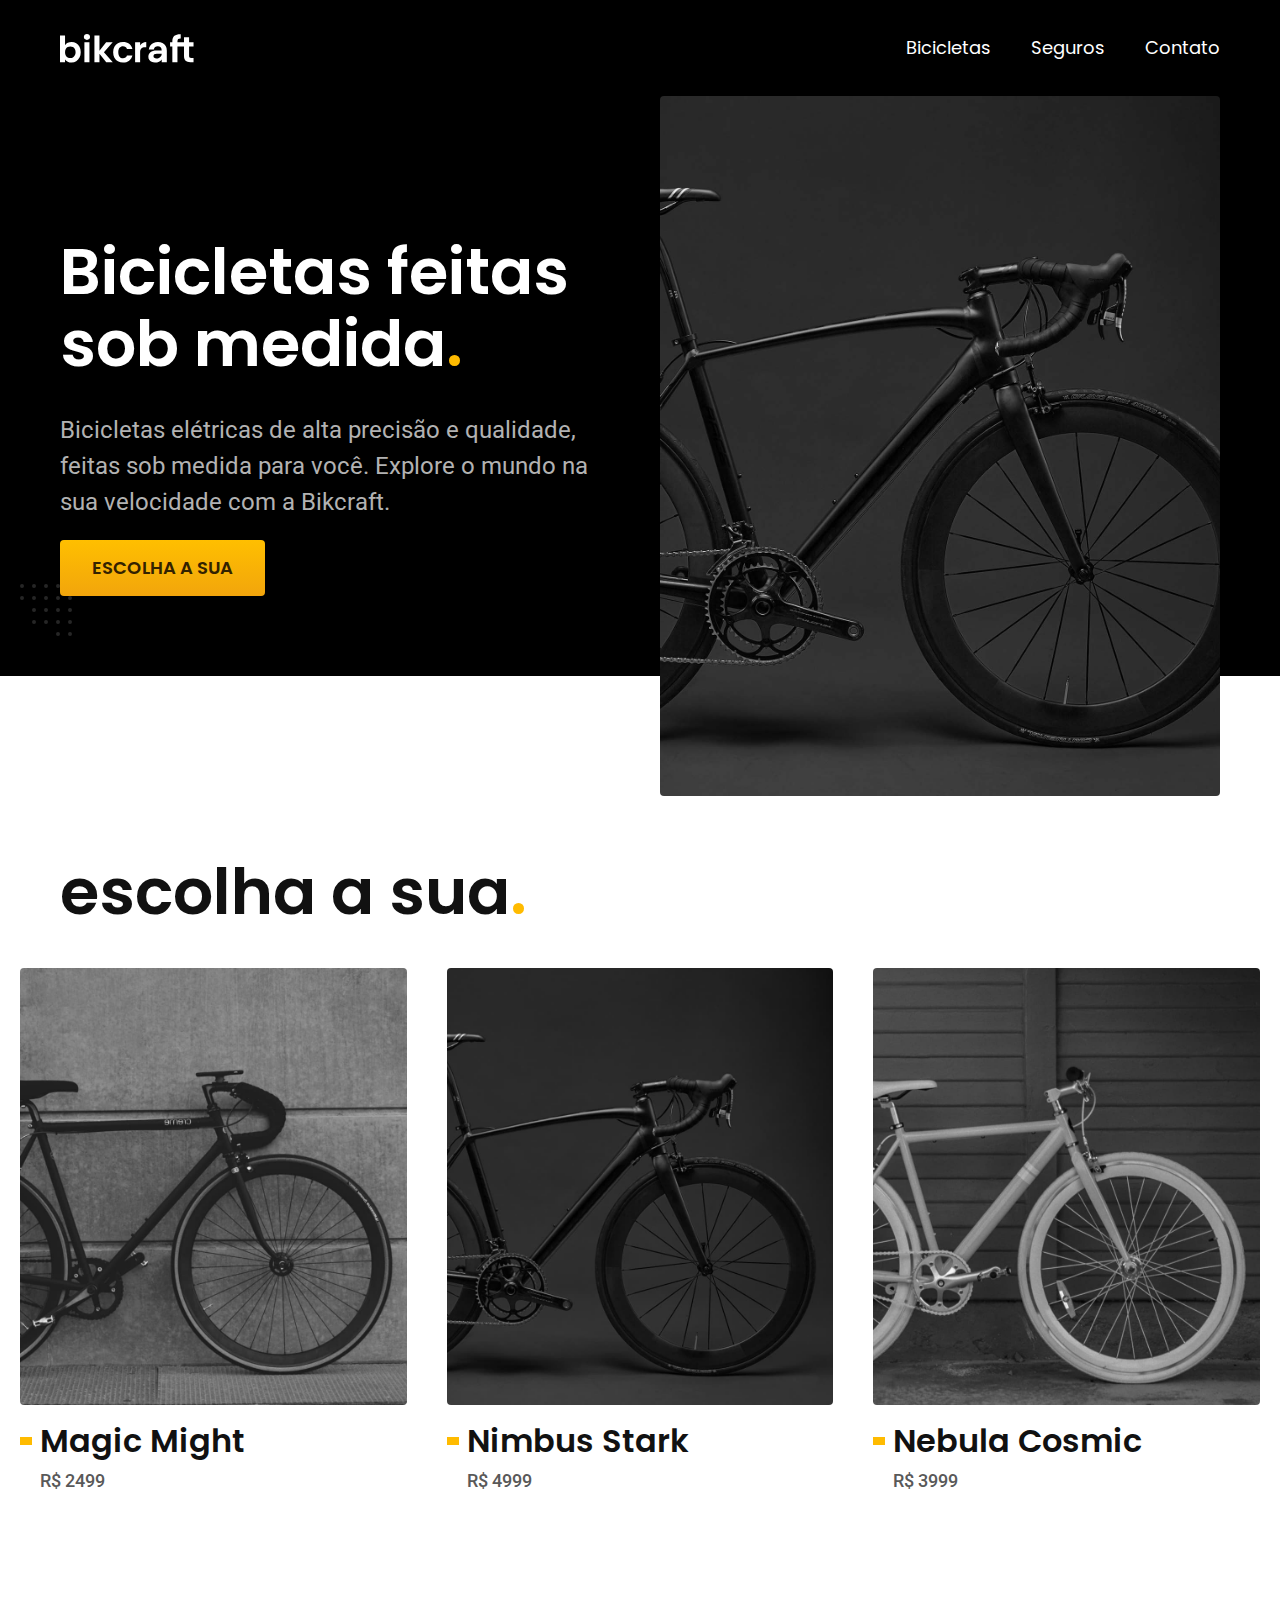
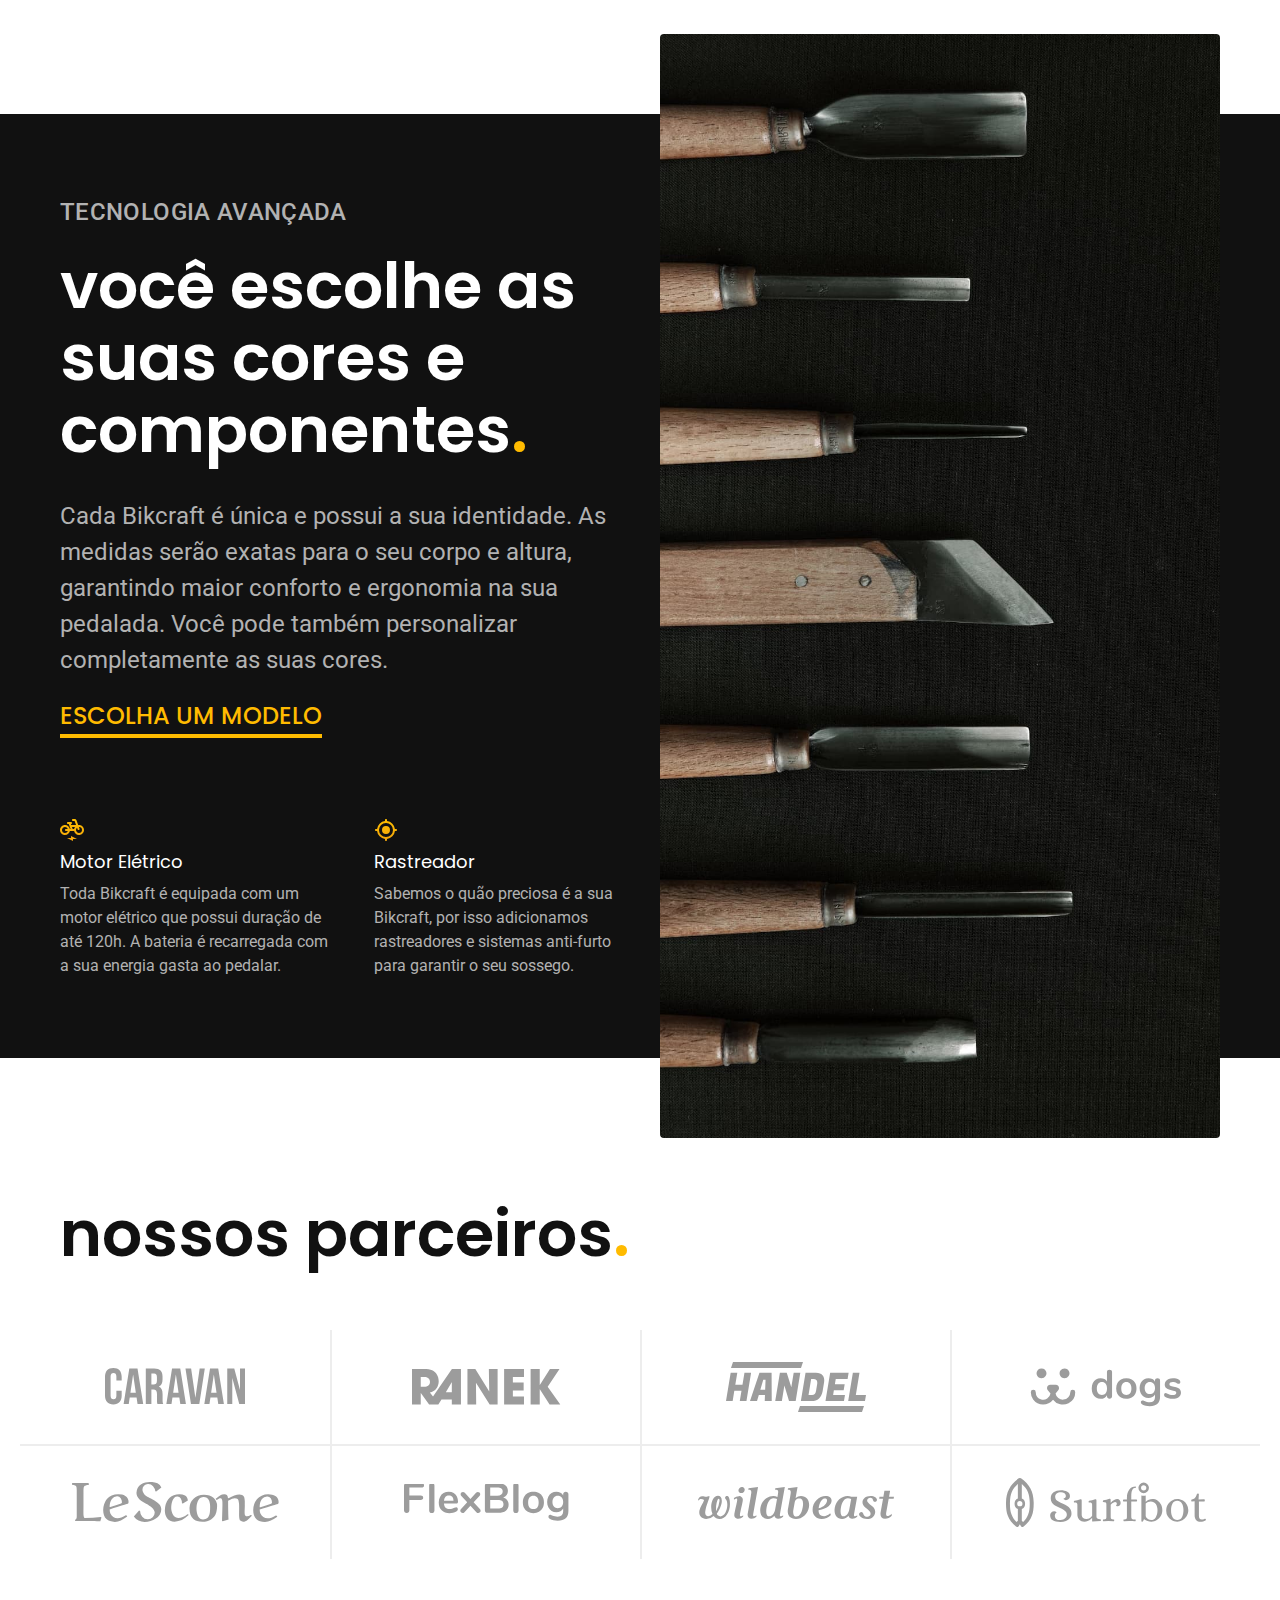
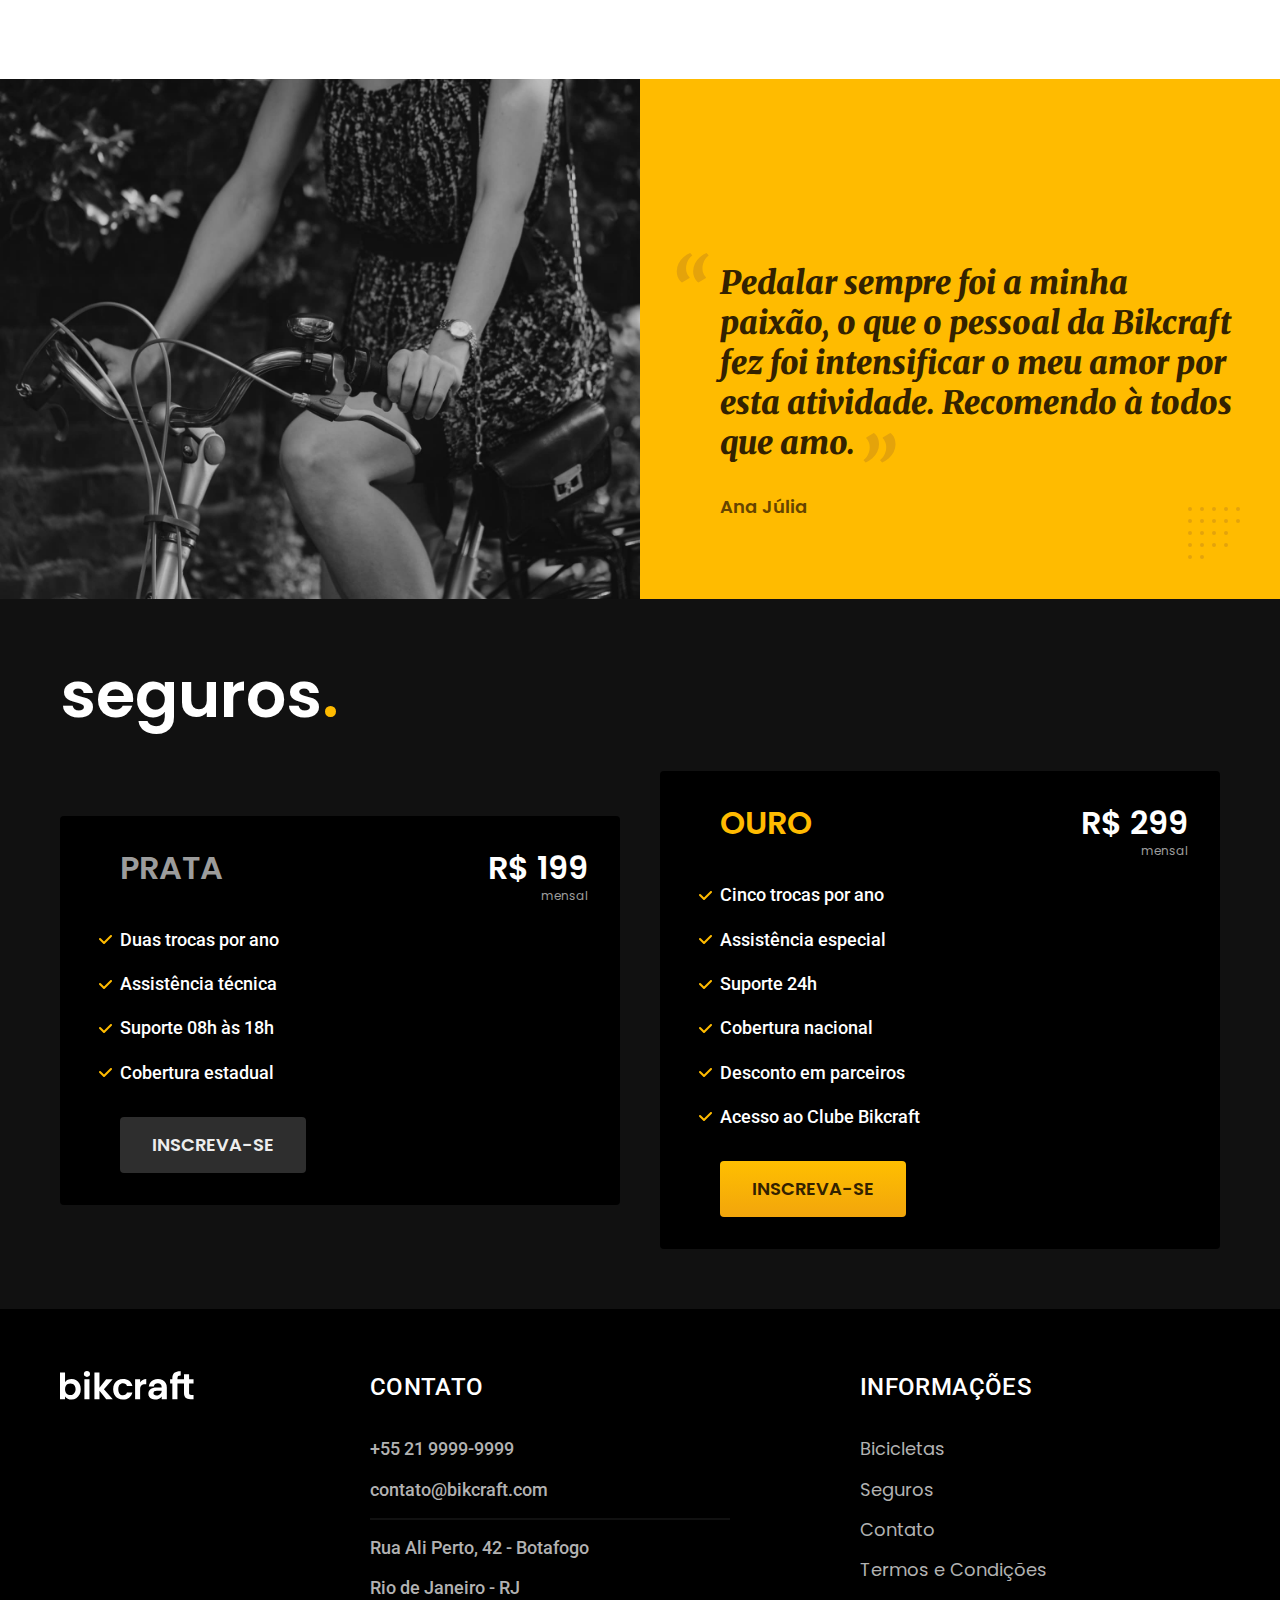
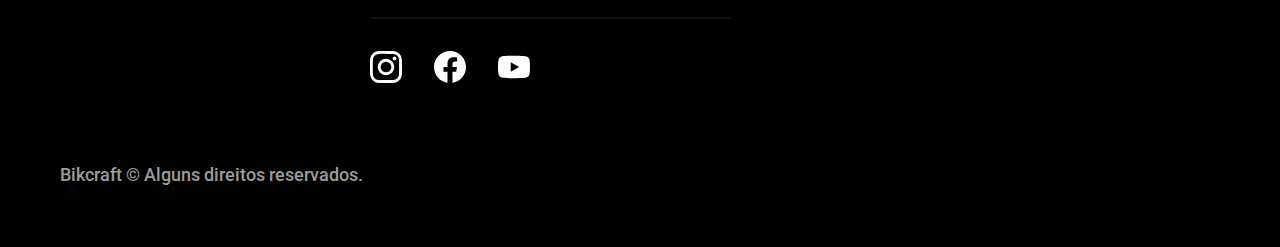
<file: index.html>
<!DOCTYPE html>
<html lang="pt-br">

<head>
  <meta charset="UTF-8">
  <meta name="viewport" content="width=device-width, initial-scale=1.0">

  <title>Bikcraft - Bicicletas Elétricas</title>
  <meta name="description" content="Bicicletas elétricas de alta precisão e qualidade, feitas sob medida para o cliente. Explore o mundo na sua velocidade com a Bikcraft.">

  <link rel="icon" href="./favicon.svg" type="image/svg+xml">
  <link rel="preload" href="./css/style.min.css" as="style">
  <link rel="stylesheet" href="./css/style.min.css">

  <script>document.documentElement.classList.add('js');</script>

  <link rel="preconnect" href="https://fonts.googleapis.com">
  <link rel="preconnect" href="https://fonts.gstatic.com" crossorigin>
  <link href="https://fonts.googleapis.com/css2?family=Merriweather:ital,wght@1,900&family=Poppins:wght@400;600&family=Roboto:wght@400;500&display=swap" rel="stylesheet">
</head>

<body>
  <header class="header-bg">
    <div class="header container">
      <a href="./">
        <img src="./img/bikcraft.svg" width="136" height="32" alt="Bikcraft">
      </a>

      <nav aria-label="primaria">
        <ul class="header-menu font-1-m cor-0">
          <li><a href="./bicicletas.html">Bicicletas</a></li>
          <li><a href="./seguros.html">Seguros</a></li>
          <li><a href="./contato.html">Contato</a></li>
        </ul>
      </nav>
    </div>
  </header>

  <main class="introducao-bg">
    <div class="introducao container">
      <div class="introducao-conteudo">
        <h1 class="font-1-xxl cor-0 fadeInDown" data-anime="200">Bicicletas feitas sob medida<span class="cor-p1">.</span></h1>
        <p class="font-2-l cor-5 fadeInDown" data-anime="400">Bicicletas elétricas de alta precisão e qualidade, feitas sob medida para você. Explore o mundo na sua velocidade com a Bikcraft.</p>
        <a class="botao fadeInDown" data-anime="600" href="./bicicletas.html">Escolha a sua</a>
      </div>
      <picture data-anime="800" class="fadeInDown">
        <source media="(max-width: 800px)" srcset="./img/bicicletas/nimbus.jpg">
        <img src="./img/fotos/introducao.jpg" width="1280" height="1600" alt="Bicicleta elétrica preta.">
      </picture>
    </div>
  </main>

  <article class="bicicletas-lista">
    <h2 class="container font-1-xxl">escolha a sua<span class="cor-p1">.</span></h2>

    <ul>
      <li>
        <a href="./bicicletas/magic.html">
          <img src="./img/bicicletas/magic-home.jpg" alt="Bicicleta preta" width="920" height="1040">
          <h3 class="font-1-xl">Magic Might</h3>
          <span class="font-2-m cor-8">R$ 2499</span>
        </a>
      </li>
      <li>
        <a href="./bicicletas/nimbus.html">
          <img src="./img/bicicletas/nimbus-home.jpg" alt="Bicicleta preta" width="920" height="1040">
          <h3 class="font-1-xl">Nimbus Stark</h3>
          <span class="font-2-m cor-8">R$ 4999</span>
        </a>
      </li>
      <li>
        <a href="./bicicletas/nebula.html">
          <img src="./img/bicicletas/nebula-home.jpg" alt="Bicicleta preta" width="920" height="1040">
          <h3 class="font-1-xl">Nebula Cosmic</h3>
          <span class="font-2-m cor-8">R$ 3999</span>
        </a>
      </li>
    </ul>
  </article>

  <article class="tecnologia-bg">
    <div class="tecnologia container">
      <div class="tecnologia-conteudo">
        <span class="font-2-l-b cor-5">Tecnologia Avançada</span>
        <h2 class="font-1-xxl cor-0">você escolhe as suas cores e componentes<span class="cor-p1">.</span></h2>
        <p class="font-2-l cor-5">Cada Bikcraft é única e possui a sua identidade. As medidas serão exatas para o seu corpo e altura, garantindo maior conforto e ergonomia na sua pedalada. Você pode também personalizar completamente as suas cores.</p>
        <a class="link" href="./bicicletas.html">Escolha um modelo</a>
        <div class="tecnologia-vantagens">
          <div>
            <img src="./img/icones/eletrica.svg" width="24" height="24" alt="">
            <h3 class="font-1-m cor-0">Motor Elétrico</h3>
            <p class="font-2-s cor-5">Toda Bikcraft é equipada com um motor elétrico que possui duração de até 120h. A bateria é recarregada com a sua energia gasta ao pedalar.</p>
          </div>
          <div>
            <img src="./img/icones/rastreador.svg" width="24" height="24" alt="">
            <h3 class="font-1-m cor-0">Rastreador</h3>
            <p class="font-2-s cor-5">Sabemos o quão preciosa é a sua Bikcraft, por isso adicionamos rastreadores e sistemas anti-furto para garantir o seu sossego.</p>
          </div>
        </div>
      </div>
      <div class="tecnologia-imagem">
        <img src="./img/fotos/tecnologia.jpg" width="1200" height="1920" alt="">
      </div>
    </div>
  </article>

  <section class="parceiros" aria-label="Nossos Parceiros">
    <h2 class="container font-1-xxl">nossos parceiros<span class="cor-p1">.</span></h2>

    <ul>
      <li><img src="./img/parceiros/caravan.svg" alt="Caravan" width="140" height="38"></li>
      <li><img src="./img/parceiros/ranek.svg" alt="Ranek" width="149" height="36"></li>
      <li><img src="./img/parceiros/handel.svg" alt="Handel" width="140" height="50"></li>
      <li><img src="./img/parceiros/dogs.svg" alt="Dogs" width="152" height="39"></li>
      <li><img src="./img/parceiros/lescone.svg" alt="LeScone" width="208" height="41"></li>
      <li><img src="./img/parceiros/flexblog.svg" alt="FlexBlog" width="165" height="38"></li>
      <li><img src="./img/parceiros/wildbeast.svg" alt="Wildbeast" width="196" height="34"></li>
      <li><img src="./img/parceiros/surfbot.svg" alt="Surfbot" width="200" height="49"></li>
    </ul>
  </section>

  <section class="depoimento" aria-label="Depoimento">
    <div>
      <img src="./img/fotos/depoimento.jpg" width="1560" height="1360" alt="Pessoa pedalando uma bicicleta Bikcraft">
    </div>
    <div class="depoimento-conteudo">
      <blockquote class="font-1-xl cor-p5">
        <p>Pedalar sempre foi a minha paixão, o que o pessoal da Bikcraft fez foi intensificar o meu amor por esta atividade. Recomendo à todos que amo.</p>
      </blockquote>
      <span class="font-1-m-b cor-p4">Ana Júlia</span>
    </div>
  </section>

  <article class="seguros-bg">
    <div class="seguros container">
      <h2 class="font-1-xxl cor-0">seguros<span class="cor-p1">.</span></h2>
      <div class="seguros-item">
        <h3 class="font-1-xl cor-6">PRATA</h3>
        <span class="font-1-xl cor-0">R$ 199 <span class="font-1-xs cor-6">mensal</span></span>
        <ul class="font-2-m cor-0">
          <li>Duas trocas por ano</li>
          <li>Assistência técnica</li>
          <li>Suporte 08h às 18h</li>
          <li>Cobertura estadual</li>
        </ul>
        <a class="botao secundario" href="./orcamento.html?tipo=seguro&produto=prata">Inscreva-se</a>
      </div>

      <div class="seguros-item">
        <h3 class="font-1-xl cor-p1">OURO</h3>
        <span class="font-1-xl cor-0">R$ 299 <span class="font-1-xs cor-6">mensal</span></span>
        <ul class="font-2-m cor-0">
          <li>Cinco trocas por ano</li>
          <li>Assistência especial</li>
          <li>Suporte 24h</li>
          <li>Cobertura nacional</li>
          <li>Desconto em parceiros</li>
          <li>Acesso ao Clube Bikcraft</li>
        </ul>
        <a class="botao" href="./orcamento.html?tipo=seguro&produto=ouro">Inscreva-se</a>
      </div>
    </div>
  </article>

  <footer class="footer-bg">
    <div class="footer container">
      <img src="./img/bikcraft.svg" width="136" height="32" alt="Bikcraft">
      <div class="footer-contato">
        <h3 class="font-2-l-b cor-0">Contato</h3>
        <ul class="font-2-m cor-5">
          <li><a href="tel:+552199999999">+55 21 9999-9999</a></li>
          <li><a href="mailto:contato@bikcraft.com">contato@bikcraft.com</a></li>
          <li>Rua Ali Perto, 42 - Botafogo</li>
          <li>Rio de Janeiro - RJ</li>
        </ul>
        <div class="footer-redes">
          <a href="./">
            <img src="./img/redes/instagram.svg" width="32" height="32" alt="Instagram">
          </a>
          <a href="./">
            <img src="./img/redes/facebook.svg" width="32" height="32" alt="Facebook">
          </a>
          <a href="./">
            <img src="./img/redes/youtube.svg" width="32" height="32" alt="Youtube">
          </a>
        </div>
      </div>
      <div class="footer-informacoes">
        <h3 class="font-2-l-b cor-0">Informações</h3>
        <nav>
          <ul class="font-1-m cor-5">
            <li><a href="./bicicletas.html">Bicicletas</a></li>
            <li><a href="./seguros.html">Seguros</a></li>
            <li><a href="./contato.html">Contato</a></li>
            <li><a href="./termos.html">Termos e Condições</a></li>
          </ul>
        </nav>
      </div>
      <p class="footer-copy font-2-m cor-6">Bikcraft © Alguns direitos reservados.</p>
    </div>
  </footer>

  <script src="./js/plugins/simple-anime.js"></script>
  <script src="./js/script.js"></script>
</body>

</html>
</file>
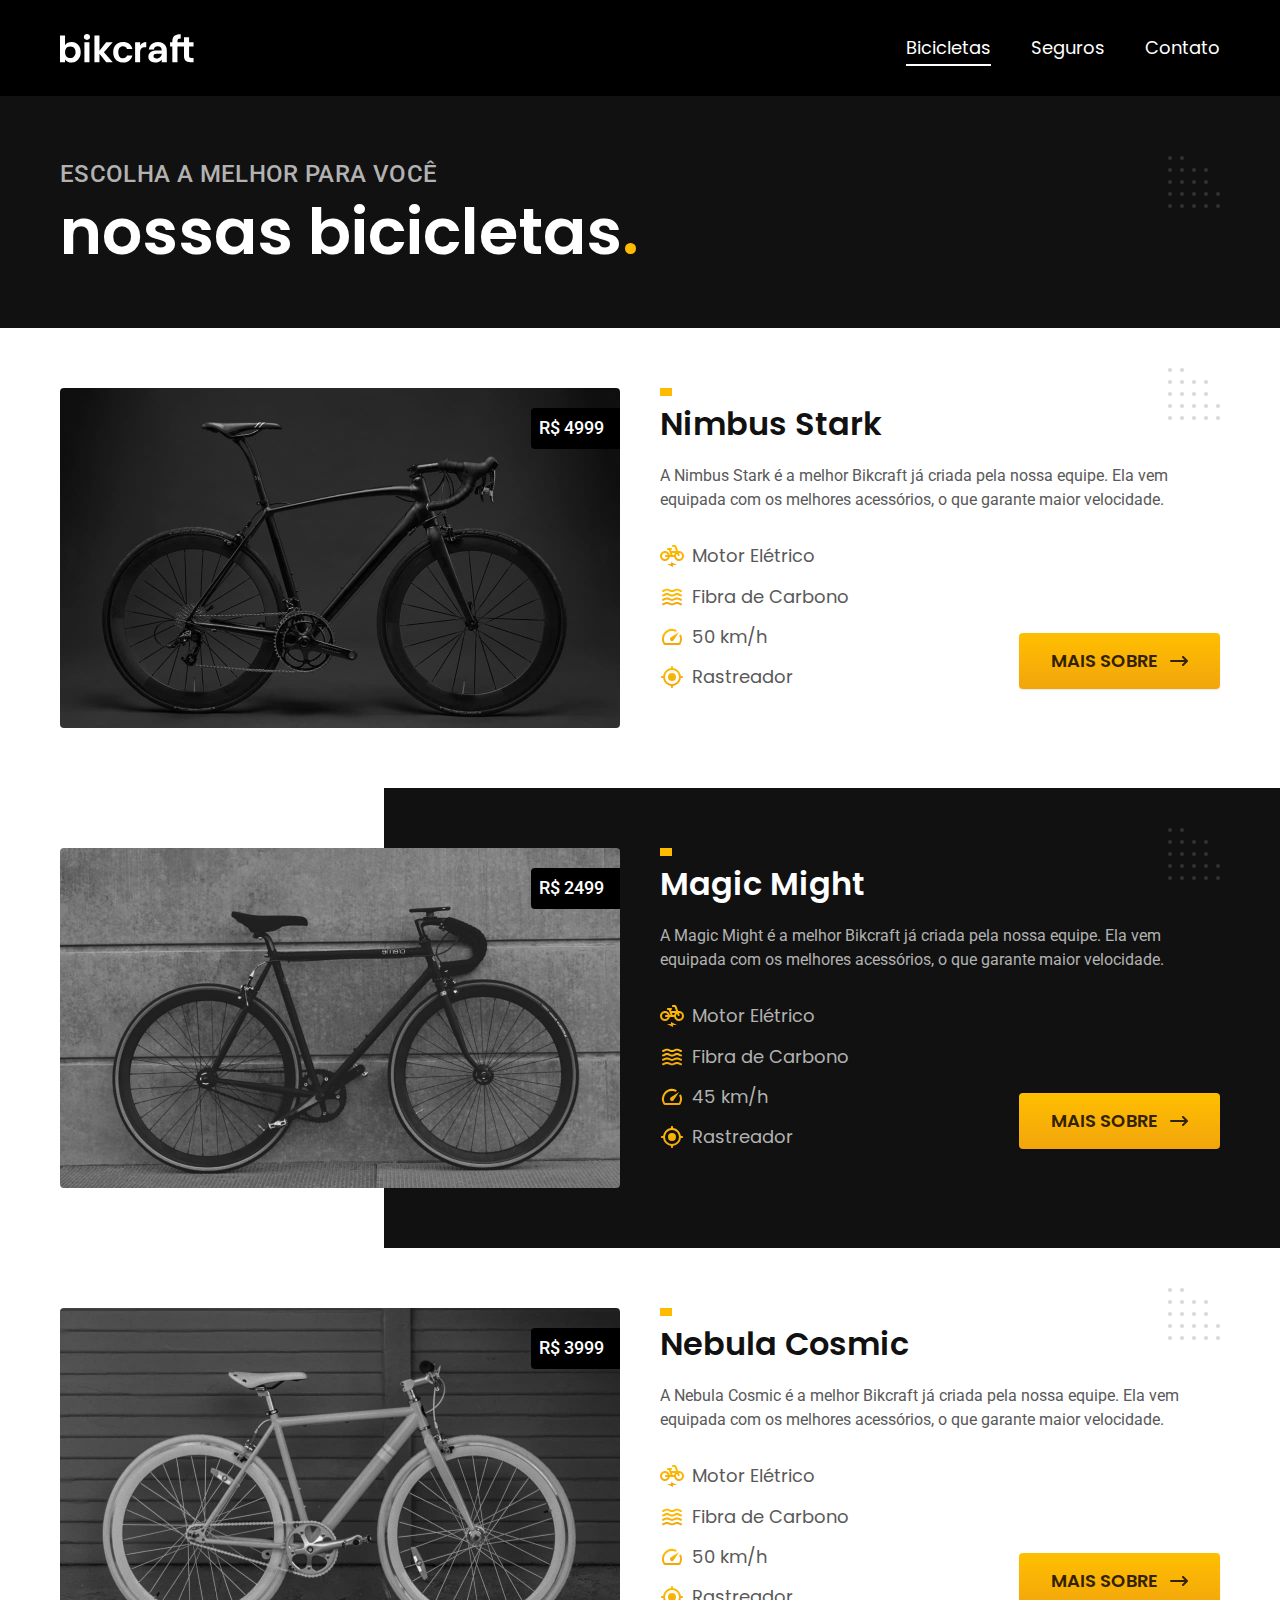
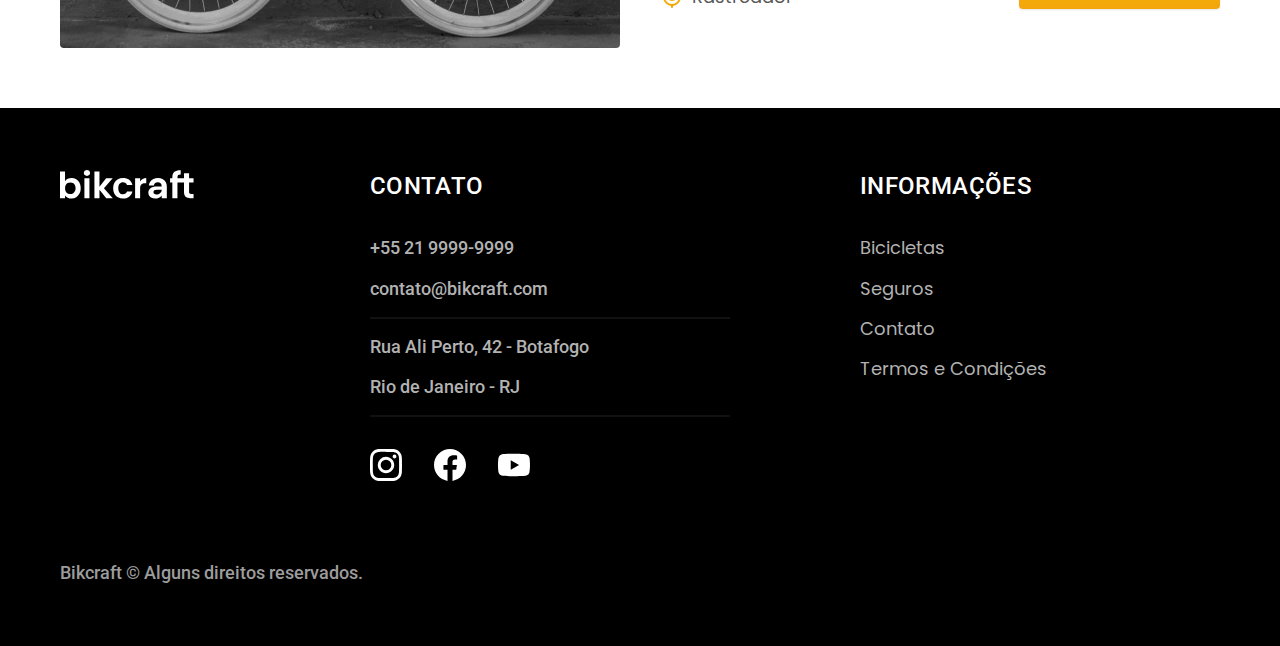
<file: bicicletas.html>
<!DOCTYPE html>
<html lang="pt-br">

<head>
  <meta charset="UTF-8">
  <meta name="viewport" content="width=device-width, initial-scale=1.0">

  <title>Bicicletas | Bikcraft</title>
  <meta name="description" content="Bicicletas">

  <link rel="icon" href="./favicon.svg" type="image/svg+xml">
  <link rel="preload" href="./css/style.min.css" as="style">
  <link rel="stylesheet" href="./css/style.min.css">
  <script>document.documentElement.classList.add('js');</script>

  <link rel="preconnect" href="https://fonts.googleapis.com">
  <link rel="preconnect" href="https://fonts.gstatic.com" crossorigin>
  <link href="https://fonts.googleapis.com/css2?family=Merriweather:ital,wght@1,900&family=Poppins:wght@400;600&family=Roboto:wght@400;500&display=swap" rel="stylesheet">
</head>

<body id="bicicletas">
  <header class="header-bg">
    <div class="header container">
      <a href="./">
        <img src="./img/bikcraft.svg" alt="Bikcraft">
      </a>

      <nav aria-label="primaria">
        <ul class="header-menu font-1-m cor-0">
          <li><a href="./bicicletas.html">Bicicletas</a></li>
          <li><a href="./seguros.html">Seguros</a></li>
          <li><a href="./contato.html">Contato</a></li>
        </ul>
      </nav>
    </div>
  </header>

  <main>
    <div class="titulo-bg">
      <div class="titulo container">
        <p class="font-2-l-b cor-5">Escolha a melhor para você</p>
        <h1 class="font-1-xxl cor-0">nossas bicicletas<span class="cor-p1">.</span></h1>
      </div>
    </div>

    <div class="bicicletas container">
      <div class="bicicletas-imagem">
        <img src="./img/bicicletas/nimbus.jpg" alt="Bicicleta preta">
        <span class="font-2-m cor-0">R$ 4999</span>
      </div>
      <div class="bicicletas-conteudo">
        <h2 class="font-1-xl">Nimbus Stark</h2>
        <p class="font-2-s cor-8">A Nimbus Stark é a melhor Bikcraft já criada pela nossa equipe. Ela vem equipada com os melhores acessórios, o que garante maior velocidade.</p>
        <ul class="font-1-m cor-8">
          <li>
            <img src="./img/icones/eletrica.svg" alt="">
            Motor Elétrico
          </li>
          <li>
            <img src="./img/icones/carbono.svg" alt="">
            Fibra de Carbono
          </li>
          <li>
            <img src="./img/icones/velocidade.svg" alt="">
            50 km/h
          </li>
          <li>
            <img src="./img/icones/rastreador.svg" alt="">
            Rastreador
          </li>
        </ul>
        <a class="botao seta" href="./bicicletas/nimbus.html">Mais Sobre</a>
      </div>
    </div>

    <div class="bicicletas-bg">
      <div class="bicicletas container">
        <div class="bicicletas-imagem">
          <img src="./img/bicicletas/magic.jpg" alt="Bicicleta preta">
          <span class="font-2-m cor-0">R$ 2499</span>
        </div>
        <div class="bicicletas-conteudo">
          <h2 class="font-1-xl cor-0">Magic Might</h2>
          <p class="font-2-s cor-5">A Magic Might é a melhor Bikcraft já criada pela nossa equipe. Ela vem equipada com os melhores acessórios, o que garante maior velocidade.</p>
          <ul class="font-1-m cor-5">
            <li>
              <img src="./img/icones/eletrica.svg" alt="">
              Motor Elétrico
            </li>
            <li>
              <img src="./img/icones/carbono.svg" alt="">
              Fibra de Carbono
            </li>
            <li>
              <img src="./img/icones/velocidade.svg" alt="">
              45 km/h
            </li>
            <li>
              <img src="./img/icones/rastreador.svg" alt="">
              Rastreador
            </li>
          </ul>
          <a class="botao seta" href="./bicicletas/magic.html">Mais Sobre</a>
        </div>
      </div>
    </div>

    <div class="bicicletas container">
      <div class="bicicletas-imagem">
        <img src="./img/bicicletas/nebula.jpg" alt="Bicicleta preta">
        <span class="font-2-m cor-0">R$ 3999</span>
      </div>
      <div class="bicicletas-conteudo">
        <h2 class="font-1-xl">Nebula Cosmic</h2>
        <p class="font-2-s cor-8">A Nebula Cosmic é a melhor Bikcraft já criada pela nossa equipe. Ela vem equipada com os melhores acessórios, o que garante maior velocidade.</p>
        <ul class="font-1-m cor-8">
          <li>
            <img src="./img/icones/eletrica.svg" alt="">
            Motor Elétrico
          </li>
          <li>
            <img src="./img/icones/carbono.svg" alt="">
            Fibra de Carbono
          </li>
          <li>
            <img src="./img/icones/velocidade.svg" alt="">
            50 km/h
          </li>
          <li>
            <img src="./img/icones/rastreador.svg" alt="">
            Rastreador
          </li>
        </ul>
        <a class="botao seta" href="./bicicletas/nebula.html">Mais Sobre</a>
      </div>
    </div>

  </main>

  <footer class="footer-bg">
    <div class="footer container">
      <img src="./img/bikcraft.svg" alt="Bikcraft">
      <div class="footer-contato">
        <h3 class="font-2-l-b cor-0">Contato</h3>
        <ul class="font-2-m cor-5">
          <li><a href="tel:+552199999999">+55 21 9999-9999</a></li>
          <li><a href="mailto:contato@bikcraft.com">contato@bikcraft.com</a></li>
          <li>Rua Ali Perto, 42 - Botafogo</li>
          <li>Rio de Janeiro - RJ</li>
        </ul>
        <div class="footer-redes">
          <a href="./">
            <img src="./img/redes/instagram.svg" alt="Instagram">
          </a>
          <a href="./">
            <img src="./img/redes/facebook.svg" alt="Facebook">
          </a>
          <a href="./">
            <img src="./img/redes/youtube.svg" alt="Youtube">
          </a>
        </div>
      </div>
      <div class="footer-informacoes">
        <h3 class="font-2-l-b cor-0">Informações</h3>
        <nav>
          <ul class="font-1-m cor-5">
            <li><a href="./bicicletas.html">Bicicletas</a></li>
            <li><a href="./seguros.html">Seguros</a></li>
            <li><a href="./contato.html">Contato</a></li>
            <li><a href="./termos.html">Termos e Condições</a></li>
          </ul>
        </nav>
      </div>
      <p class="footer-copy font-2-m cor-6">Bikcraft © Alguns direitos reservados.</p>
    </div>
  </footer>
  <script src="./js/script.js"></script>
</body>

</html>
</file>
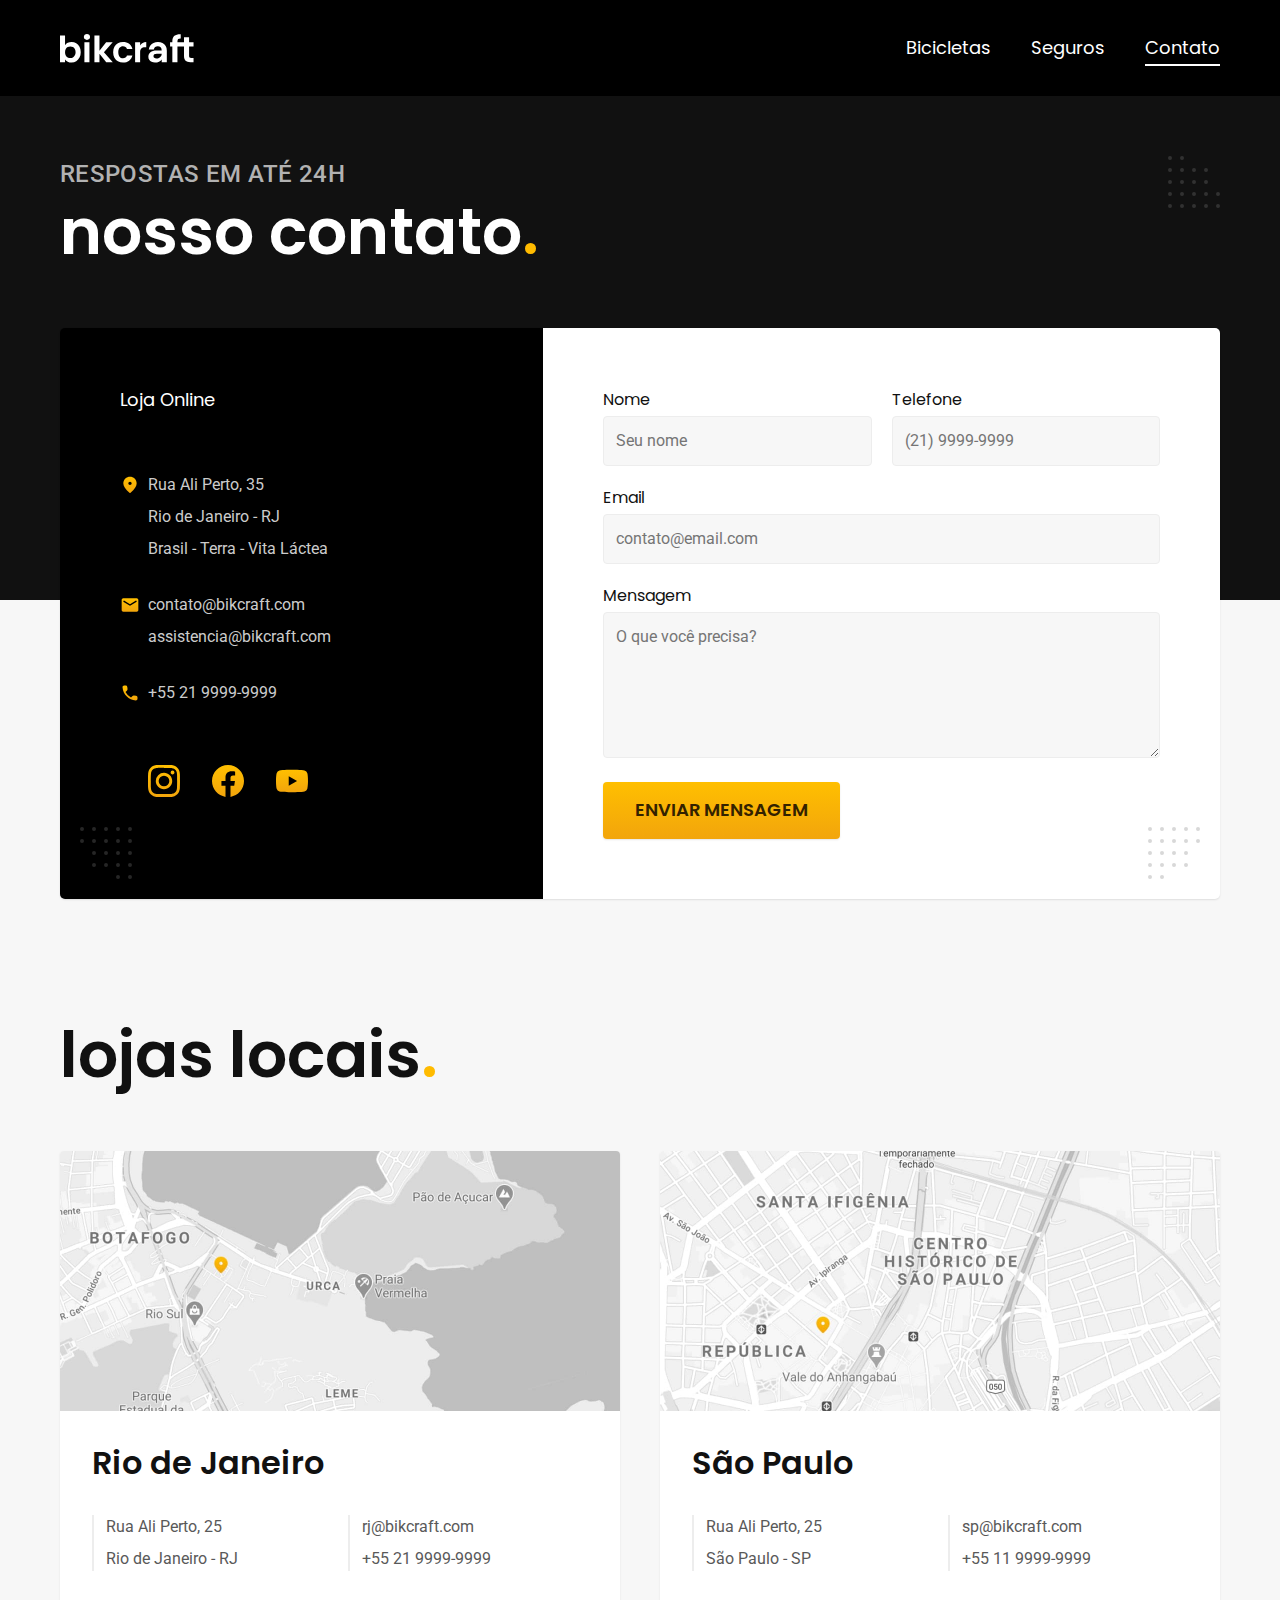
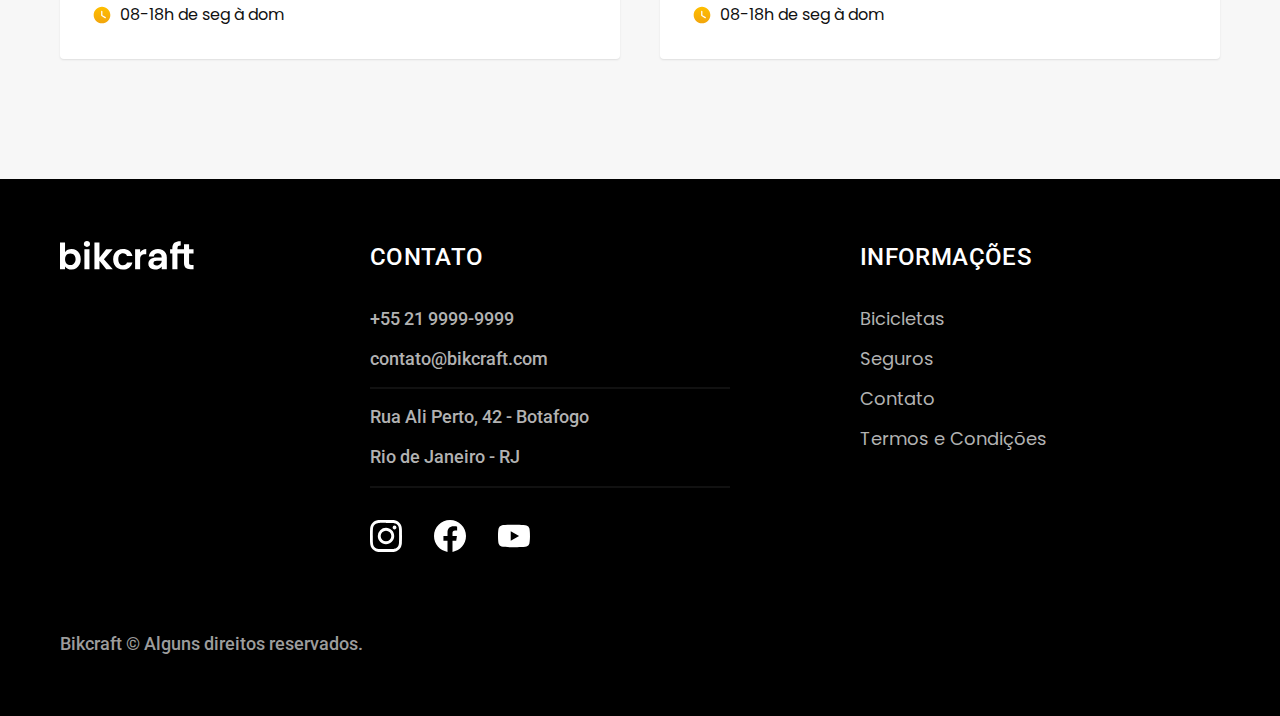
<file: contato.html>
<!DOCTYPE html>
<html lang="pt-br">

<head>
  <meta charset="UTF-8">
  <meta name="viewport" content="width=device-width, initial-scale=1.0">

  <title>Contato | Bikcraft</title>
  <meta name="description" content="Contato.">

  <link rel="icon" href="./favicon.svg" type="image/svg+xml">
  <link rel="preload" href="./css/style.min.css" as="style">
  <link rel="stylesheet" href="./css/style.min.css">
  <script>document.documentElement.classList.add('js');</script>

  <link rel="preconnect" href="https://fonts.googleapis.com">
  <link rel="preconnect" href="https://fonts.gstatic.com" crossorigin>
  <link href="https://fonts.googleapis.com/css2?family=Merriweather:ital,wght@1,900&family=Poppins:wght@400;600&family=Roboto:wght@400;500&display=swap" rel="stylesheet">
</head>

<body id="contato">
  <header class="header-bg">
    <div class="header container">
      <a href="./">
        <img src="./img/bikcraft.svg" alt="Bikcraft">
      </a>

      <nav aria-label="primaria">
        <ul class="header-menu font-1-m cor-0">
          <li><a href="./bicicletas.html">Bicicletas</a></li>
          <li><a href="./seguros.html">Seguros</a></li>
          <li><a href="./contato.html">Contato</a></li>
        </ul>
      </nav>
    </div>
  </header>

  <main>
    <div class="titulo-bg">
      <div class="titulo container">
        <p class="font-2-l-b cor-5">Respostas em até 24h</p>
        <h1 class="font-1-xxl cor-0">nosso contato<span class="cor-p1">.</span></h1>
      </div>
    </div>

    <div class="contato container">
      <section class="contato-dados" aria-label="Endereço">
        <h2 class="font-1-m cor-0">Loja Online</h2>
        <div class="contato-endereco font-2-s cor-4">
          <p>Rua Ali Perto, 35</p>
          <p>Rio de Janeiro - RJ</p>
          <p>Brasil - Terra - Vita Láctea</p>
        </div>
        <address class="contato-meios font-2-s cor-4">
          <a href="mailto:contato@bikcraft.com">contato@bikcraft.com</a>
          <a href="mailto:assistencia@bikcraft.com">assistencia@bikcraft.com</a>
          <a href="tel:+552199999999">+55 21 9999-9999</a>
        </address>
        <div class="contato-redes">
          <a href="./">
            <img src="./img/redes/instagram-p.svg" alt="Instagram">
          </a>
          <a href="./">
            <img src="./img/redes/facebook-p.svg" alt="Facebook">
          </a>
          <a href="./">
            <img src="./img/redes/youtube-p.svg" alt="Youtube">
          </a>
        </div>
      </section>
      <section class="contato-formulario" aria-label="Formulário">
        <form class="form" action="./enviar.php" method="post">
          <div>
            <label for="nome">Nome</label>
            <input type="text" id="nome" name="nome" placeholder="Seu nome">
          </div>
          <div>
            <label for="telefone">Telefone</label>
            <input type="text" id="telefone" name="telefone" placeholder="(21) 9999-9999">
          </div>
          <div class="col-2">
            <label for="email">Email</label>
            <input type="email" id="email" name="email" placeholder="contato@email.com" required>
          </div>
          <div class="col-2">
            <label for="mensagem">Mensagem</label>
            <textarea rows="5" id="mensagem" name="mensagem" placeholder="O que você precisa?"></textarea>
          </div>
          <button class="botao col-2">Enviar Mensagem</button>
        </form>
      </section>
    </div>
  </main>

  <article class="lojas container">
    <h2 class="font-1-xxl">lojas locais<span class="cor-p1">.</span></h2>
    <div class="lojas-item">
      <img src="./img/lojas/rj.jpg" alt="mapa marcando o endereço em Rua Ali Perto, 25 - Rio de Janeiro - RJ">
      <div class="lojas-conteudo">
        <h3 class="font-1-xl">Rio de Janeiro</h3>
        <div class="lojas-dados font-2-s cor-8">
          <p>Rua Ali Perto, 25</p>
          <p>Rio de Janeiro - RJ</p>
        </div>
        <div class="lojas-dados font-2-s cor-8">
          <a href="mailto:rj@bikcraft.com">rj@bikcraft.com</a>
          <a href="tel:+552199999999">+55 21 9999-9999</a>
        </div>
        <p class="lojas-tempo font-1-s"><img src="./img/icones/horario.svg" alt="">08-18h de seg à dom</p>
      </div>
    </div>

    <div class="lojas-item">
      <img src="./img/lojas/sp.jpg" alt="mapa marcando o endereço em Rua Ali Perto, 25 - São Paulo - SP">
      <div class="lojas-conteudo">
        <h3 class="font-1-xl">São Paulo</h3>
        <div class="lojas-dados font-2-s cor-8">
          <p>Rua Ali Perto, 25</p>
          <p>São Paulo - SP</p>
        </div>
        <div class="lojas-dados font-2-s cor-8">
          <a href="mailto:sp@bikcraft.com">sp@bikcraft.com</a>
          <a href="tel:+551199999999">+55 11 9999-9999</a>
        </div>
        <p class="lojas-tempo font-1-s"><img src="./img/icones/horario.svg" alt="">08-18h de seg à dom</p>
      </div>
    </div>
  </article>

  <footer class="footer-bg">
    <div class="footer container">
      <img src="./img/bikcraft.svg" alt="Bikcraft">
      <div class="footer-contato">
        <h3 class="font-2-l-b cor-0">Contato</h3>
        <ul class="font-2-m cor-5">
          <li><a href="tel:+552199999999">+55 21 9999-9999</a></li>
          <li><a href="mailto:contato@bikcraft.com">contato@bikcraft.com</a></li>
          <li>Rua Ali Perto, 42 - Botafogo</li>
          <li>Rio de Janeiro - RJ</li>
        </ul>
        <div class="footer-redes">
          <a href="./">
            <img src="./img/redes/instagram.svg" alt="Instagram">
          </a>
          <a href="./">
            <img src="./img/redes/facebook.svg" alt="Facebook">
          </a>
          <a href="./">
            <img src="./img/redes/youtube.svg" alt="Youtube">
          </a>
        </div>
      </div>
      <div class="footer-informacoes">
        <h3 class="font-2-l-b cor-0">Informações</h3>
        <nav>
          <ul class="font-1-m cor-5">
            <li><a href="./bicicletas.html">Bicicletas</a></li>
            <li><a href="./seguros.html">Seguros</a></li>
            <li><a href="./contato.html">Contato</a></li>
            <li><a href="./termos.html">Termos e Condições</a></li>
          </ul>
        </nav>
      </div>
      <p class="footer-copy font-2-m cor-6">Bikcraft © Alguns direitos reservados.</p>
    </div>
  </footer>
  <script src="./js/script.js"></script>
  <script src="./js/formulario.js"></script>
</body>

</html>
</file>
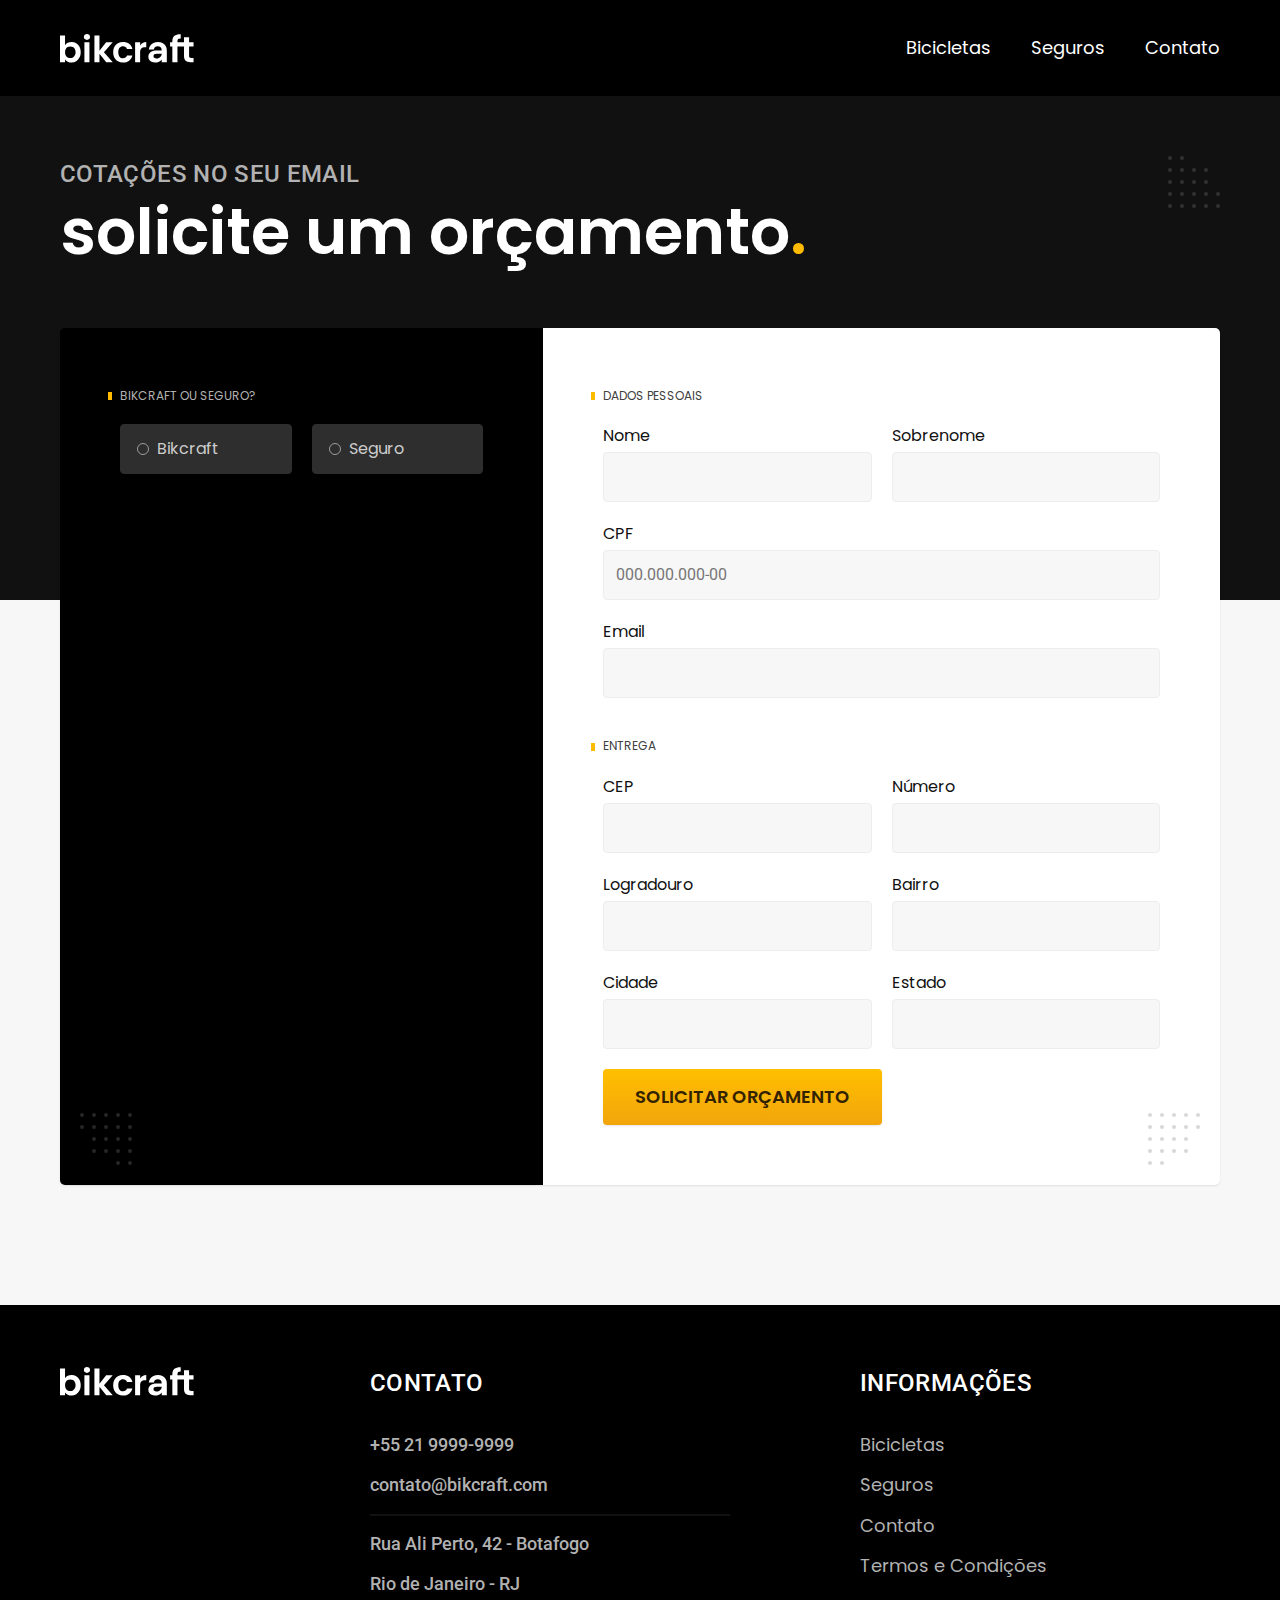
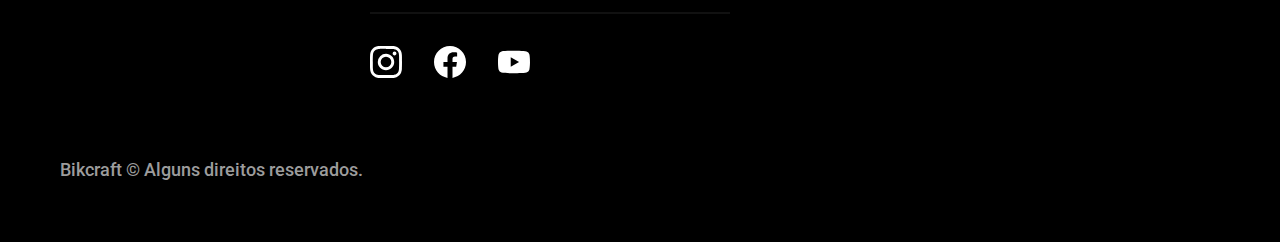
<file: orcamento.html>
<!DOCTYPE html>
<html lang="pt-br">

<head>
  <meta charset="UTF-8">
  <meta name="viewport" content="width=device-width, initial-scale=1.0">

  <title>Orçamento | Bikcraft</title>
  <meta name="description" content="Orçamento.">

  <link rel="icon" href="./favicon.svg" type="image/svg+xml">
  <link rel="preload" href="./css/style.min.css" as="style">
  <link rel="stylesheet" href="./css/style.min.css">
  <script>document.documentElement.classList.add('js');</script>

  <link rel="preconnect" href="https://fonts.googleapis.com">
  <link rel="preconnect" href="https://fonts.gstatic.com" crossorigin>
  <link href="https://fonts.googleapis.com/css2?family=Merriweather:ital,wght@1,900&family=Poppins:wght@400;600&family=Roboto:wght@400;500&display=swap" rel="stylesheet">
</head>

<body id="orcamento">
  <header class="header-bg">
    <div class="header container">
      <a href="./">
        <img src="./img/bikcraft.svg" alt="Bikcraft">
      </a>

      <nav aria-label="primaria">
        <ul class="header-menu font-1-m cor-0">
          <li><a href="./bicicletas.html">Bicicletas</a></li>
          <li><a href="./seguros.html">Seguros</a></li>
          <li><a href="./contato.html">Contato</a></li>
        </ul>
      </nav>
    </div>
  </header>

  <main>
    <div class="titulo-bg">
      <div class="titulo container">
        <p class="font-2-l-b cor-5">Cotações no seu email</p>
        <h1 class="font-1-xxl cor-0">solicite um orçamento<span class="cor-p1">.</span></h1>
      </div>
    </div>

    <form class="orcamento container" action="./enviar.php" method="post">
      <div class="orcamento-produto">
        <h2 class="font-1-xs cor-5">Bikcraft ou Seguro?</h2>

        <input type="radio" name="tipo" value="bikcraft" id="bikcraft">
        <label for="bikcraft">Bikcraft</label>

        <input type="radio" name="tipo" value="seguro" id="seguro">
        <label for="seguro">Seguro</label>

        <div class="orcamento-conteudo" id="orcamento-bikcraft">
          <h2 class="font-1-xs cor-5">Escolha a sua</h2>

          <input type="radio" name="produto" value="nimbus" id="nimbus">
          <label for="nimbus">Nimbus Stark <span>R$ 4999</span></label>
          <div class="orcamento-detalhes">
            <ul class="font-1-xs cor-8">
              <li><img src="./img/icones/eletrica.svg" alt=""> Motor Elétrico</li>
              <li><img src="./img/icones/carbono.svg" alt=""> Fibra de Carbono</li>
              <li><img src="./img/icones/velocidade.svg" alt=""> 50 km/h</li>
              <li><img src="./img/icones/rastreador.svg" alt=""> Rastreador</li>
            </ul>
            <img src="./img/bicicletas/nimbus.jpg" alt="Bicicleta preta">
          </div>

          <input type="radio" name="produto" value="magic" id="magic">
          <label for="magic">Magic Might <span>R$ 2499</span></label>
          <div class="orcamento-detalhes">
            <ul class="font-1-xs cor-8">
              <li><img src="./img/icones/eletrica.svg" alt=""> Motor Elétrico</li>
              <li><img src="./img/icones/carbono.svg" alt=""> Fibra de Carbono</li>
              <li><img src="./img/icones/velocidade.svg" alt=""> 45 km/h</li>
              <li><img src="./img/icones/rastreador.svg" alt=""> Rastreador</li>
            </ul>
            <img src="./img/bicicletas/magic.jpg" alt="Bicicleta preta">
          </div>

          <input type="radio" name="produto" value="nebula" id="nebula">
          <label for="nebula">Nebula Cosmic <span>R$ 3999</span></label>
          <div class="orcamento-detalhes">
            <ul class="font-1-xs cor-8">
              <li><img src="./img/icones/eletrica.svg" alt=""> Motor Elétrico</li>
              <li><img src="./img/icones/carbono.svg" alt=""> Fibra de Carbono</li>
              <li><img src="./img/icones/velocidade.svg" alt=""> 40 km/h</li>
              <li><img src="./img/icones/rastreador.svg" alt=""> Rastreador</li>
            </ul>
            <img src="./img/bicicletas/nebula.jpg" alt="Bicicleta branca">
          </div>

        </div>

        <div class="orcamento-conteudo" id="orcamento-seguro">
          <h2 class="font-1-xs cor-5">Escolha o plano</h2>

          <input type="radio" name="produto" value="prata" id="prata">
          <label for="prata">Prata <span>R$ 199</span></label>

          <input type="radio" name="produto" value="ouro" id="ouro">
          <label for="ouro">Ouro <span>R$ 299</span></label>
        </div>
      </div>
      <div class="orcamento-dados form">
        <h2 class="font-1-xs cor-9 col-2">dados pessoais</h2>
        <div>
          <label for="nome">Nome</label>
          <input type="text" id="nome" name="nome">
        </div>
        <div>
          <label for="sobrenome">Sobrenome</label>
          <input type="text" id="sobrenome" name="sobrenome">
        </div>
        <div class="col-2">
          <label for="cpf">CPF</label>
          <input type="text" id="cpf" name="cpf" placeholder="000.000.000-00">
        </div>
        <div class="col-2">
          <label for="email">Email</label>
          <input type="email" id="email" name="email" required>
        </div>
        <h2 class="font-1-xs cor-9 col-2">entrega</h2>
        <div>
          <label for="cep">CEP</label>
          <input type="text" id="cep" name="cep">
        </div>
        <div>
          <label for="numero">Número</label>
          <input type="text" id="numero" name="numero">
        </div>
        <div>
          <label for="logradouro">Logradouro</label>
          <input type="text" id="logradouro" name="logradouro">
        </div>
        <div>
          <label for="bairro">Bairro</label>
          <input type="text" id="bairro" name="bairro">
        </div>
        <div>
          <label for="cidade">Cidade</label>
          <input type="text" id="cidade" name="cidade">
        </div>
        <div>
          <label for="estado">Estado</label>
          <input type="text" id="estado" name="estado">
        </div>
        <button class="botao col-2">Solicitar Orçamento</button>
      </div>
    </form>
  </main>

  <footer class="footer-bg">
    <div class="footer container">
      <img src="./img/bikcraft.svg" alt="Bikcraft">
      <div class="footer-contato">
        <h3 class="font-2-l-b cor-0">Contato</h3>
        <ul class="font-2-m cor-5">
          <li><a href="tel:+552199999999">+55 21 9999-9999</a></li>
          <li><a href="mailto:contato@bikcraft.com">contato@bikcraft.com</a></li>
          <li>Rua Ali Perto, 42 - Botafogo</li>
          <li>Rio de Janeiro - RJ</li>
        </ul>
        <div class="footer-redes">
          <a href="./">
            <img src="./img/redes/instagram.svg" alt="Instagram">
          </a>
          <a href="./">
            <img src="./img/redes/facebook.svg" alt="Facebook">
          </a>
          <a href="./">
            <img src="./img/redes/youtube.svg" alt="Youtube">
          </a>
        </div>
      </div>
      <div class="footer-informacoes">
        <h3 class="font-2-l-b cor-0">Informações</h3>
        <nav>
          <ul class="font-1-m cor-5">
            <li><a href="./bicicletas.html">Bicicletas</a></li>
            <li><a href="./seguros.html">Seguros</a></li>
            <li><a href="./contato.html">Contato</a></li>
            <li><a href="./termos.html">Termos e Condições</a></li>
          </ul>
        </nav>
      </div>
      <p class="footer-copy font-2-m cor-6">Bikcraft © Alguns direitos reservados.</p>
    </div>
  </footer>
  <script src="./js/script.js"></script>
  <script src="./js/formulario.js"></script>
</body>

</html>
</file>
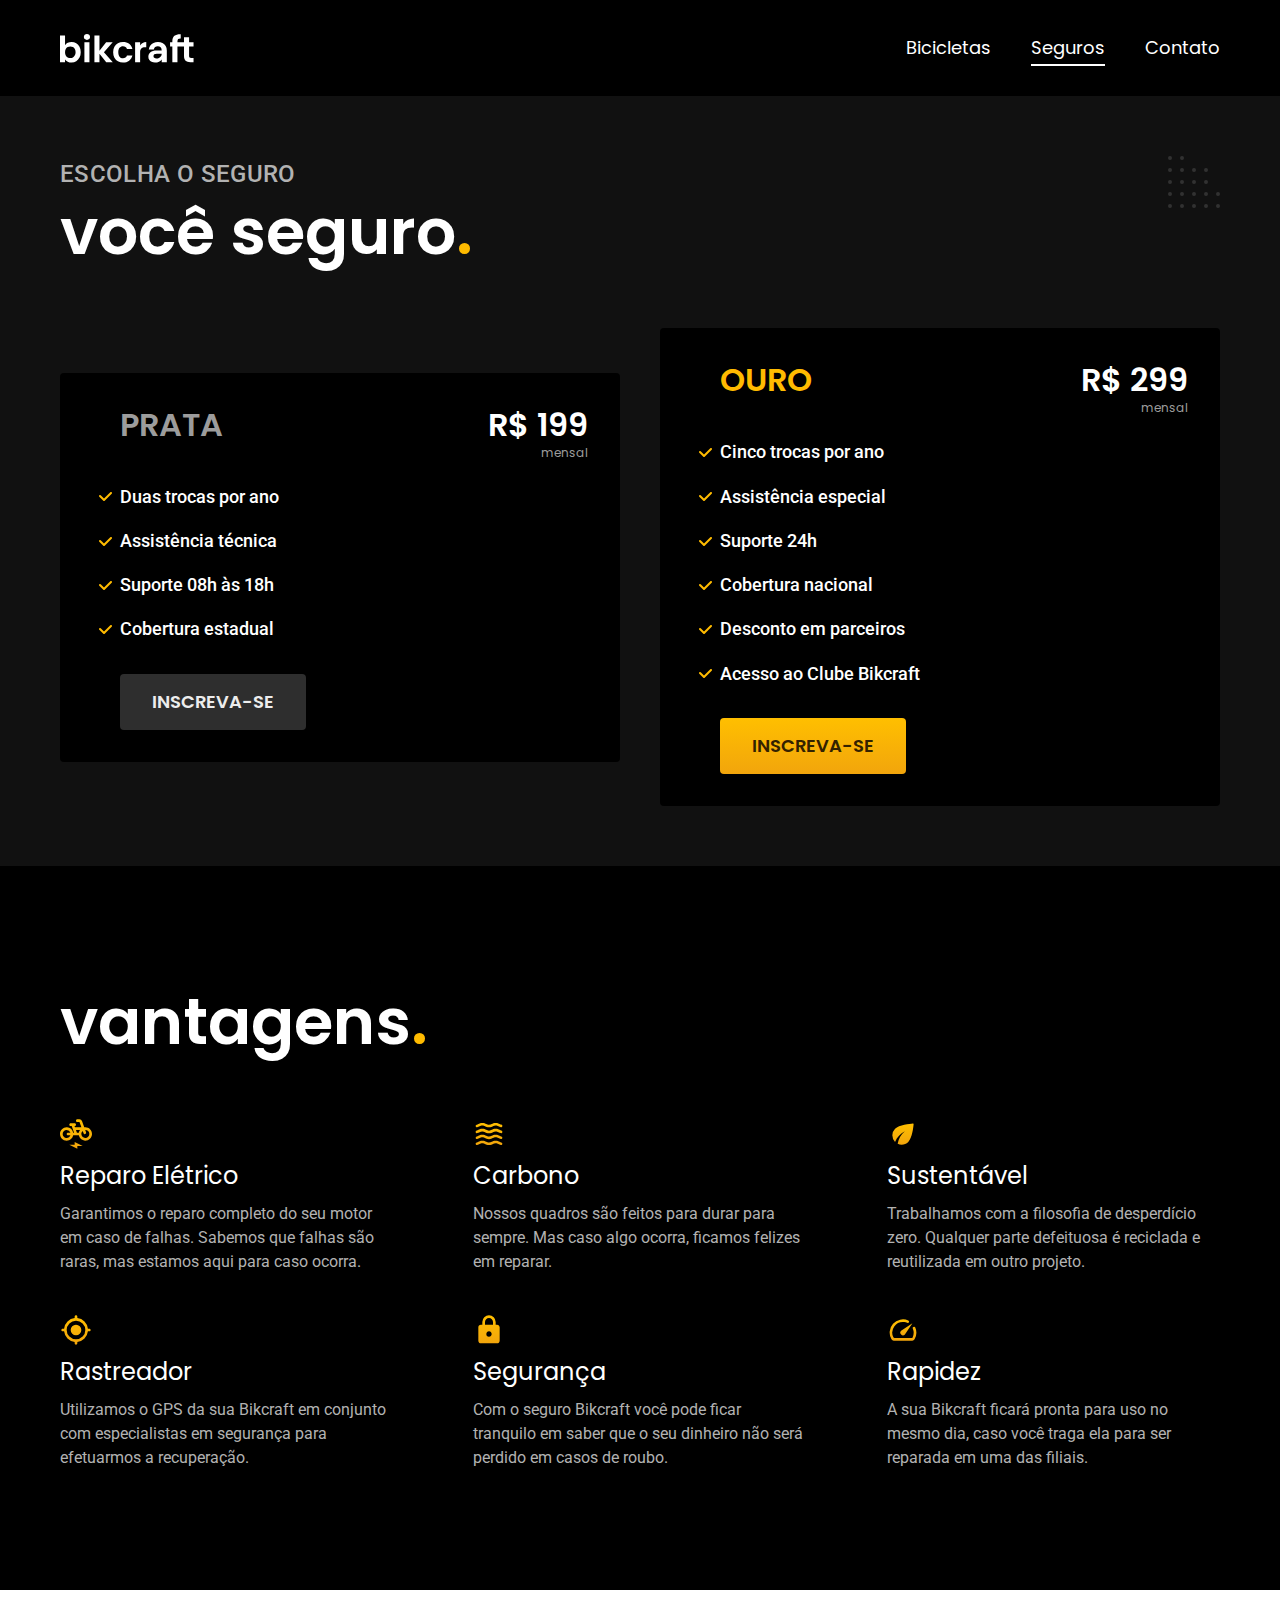
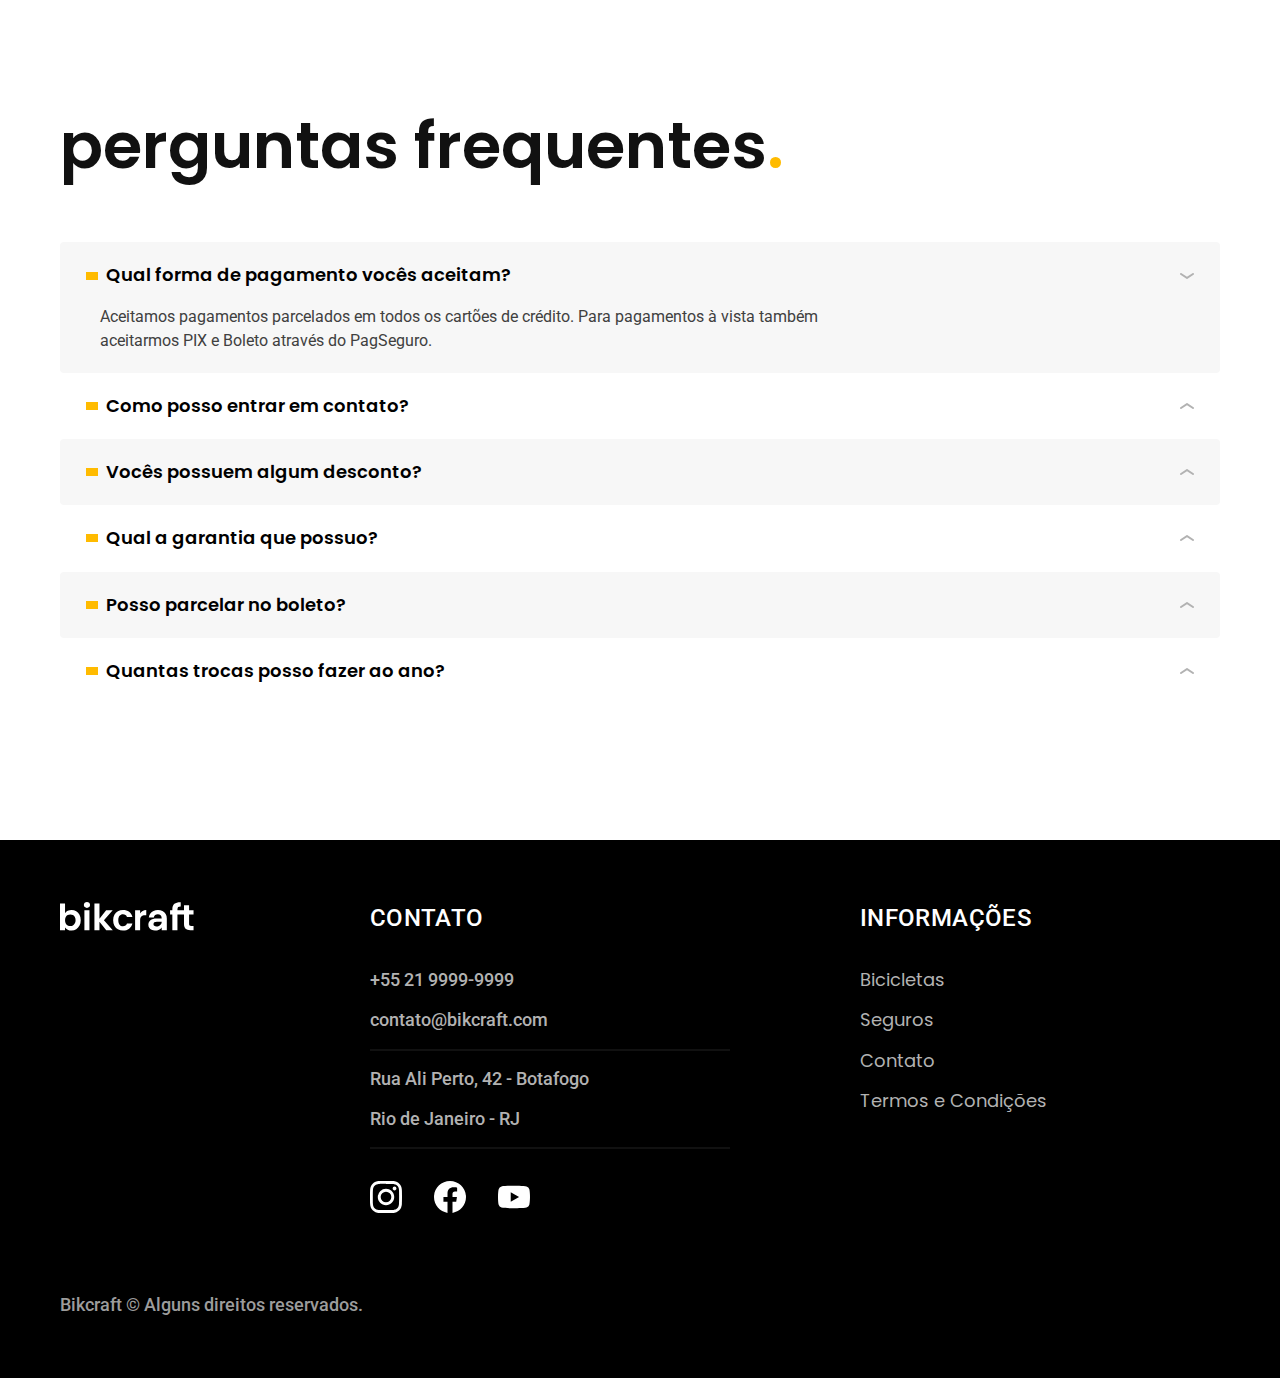
<file: seguros.html>
<!DOCTYPE html>
<html lang="pt-br">

<head>
  <meta charset="UTF-8">
  <meta name="viewport" content="width=device-width, initial-scale=1.0">

  <title>Seguros | Bikcraft</title>
  <meta name="description" content="Seguros.">

  <link rel="icon" href="./favicon.svg" type="image/svg+xml">
  <link rel="preload" href="./css/style.min.css" as="style">
  <link rel="stylesheet" href="./css/style.min.css">
  <script>document.documentElement.classList.add('js');</script>

  <link rel="preconnect" href="https://fonts.googleapis.com">
  <link rel="preconnect" href="https://fonts.gstatic.com" crossorigin>
  <link href="https://fonts.googleapis.com/css2?family=Merriweather:ital,wght@1,900&family=Poppins:wght@400;600&family=Roboto:wght@400;500&display=swap" rel="stylesheet">
</head>

<body id="seguros">
  <header class="header-bg">
    <div class="header container">
      <a href="./">
        <img src="./img/bikcraft.svg" alt="Bikcraft">
      </a>

      <nav aria-label="primaria">
        <ul class="header-menu font-1-m cor-0">
          <li><a href="./bicicletas.html">Bicicletas</a></li>
          <li><a href="./seguros.html">Seguros</a></li>
          <li><a href="./contato.html">Contato</a></li>
        </ul>
      </nav>
    </div>
  </header>

  <main class="seguros-bg">
    <div class="titulo-bg">
      <div class="titulo container">
        <p class="font-2-l-b cor-5">Escolha o seguro</p>
        <h1 class="font-1-xxl cor-0">você seguro<span class="cor-p1">.</span></h1>
      </div>
    </div>

    <div class="seguros container">

      <div class="seguros-item fadeInLeft" data-anime="200">
        <h3 class="font-1-xl cor-6">PRATA</h3>
        <span class="font-1-xl cor-0">R$ 199 <span class="font-1-xs cor-6">mensal</span></span>
        <ul class="font-2-m cor-0">
          <li>Duas trocas por ano</li>
          <li>Assistência técnica</li>
          <li>Suporte 08h às 18h</li>
          <li>Cobertura estadual</li>
        </ul>
        <a class="botao secundario" href="./orcamento.html?tipo=seguro&produto=prata">Inscreva-se</a>
      </div>

      <div class="seguros-item fadeInRight" data-anime="400">
        <h3 class="font-1-xl cor-p1">OURO</h3>
        <span class="font-1-xl cor-0">R$ 299 <span class="font-1-xs cor-6">mensal</span></span>
        <ul class="font-2-m cor-0">
          <li>Cinco trocas por ano</li>
          <li>Assistência especial</li>
          <li>Suporte 24h</li>
          <li>Cobertura nacional</li>
          <li>Desconto em parceiros</li>
          <li>Acesso ao Clube Bikcraft</li>
        </ul>
        <a class="botao" href="./orcamento.html?tipo=seguro&produto=ouro">Inscreva-se</a>
      </div>
    </div>
  </main>

  <article class="vantagens-bg">
    <div class="vantagens container">
      <h2 class="font-1-xxl cor-0">vantagens<span class="cor-p1">.</span></h2>
      <ul>
        <li>
          <img src="./img/icones/eletrica.svg" alt="">
          <h3 class="font-1-l cor-0">Reparo Elétrico</h3>
          <p class="font-2-s cor-5">Garantimos o reparo completo do seu motor em caso de falhas. Sabemos que falhas são raras, mas estamos aqui para caso ocorra.</p>
        </li>
        <li>
          <img src="./img/icones/carbono.svg" alt="">
          <h3 class="font-1-l cor-0">Carbono</h3>
          <p class="font-2-s cor-5">Nossos quadros são feitos para durar para sempre. Mas caso algo ocorra, ficamos felizes em reparar.</p>
        </li>
        <li>
          <img src="./img/icones/sustentavel.svg" alt="">
          <h3 class="font-1-l cor-0">Sustentável</h3>
          <p class="font-2-s cor-5">Trabalhamos com a filosofia de desperdício zero. Qualquer parte defeituosa é reciclada e reutilizada em outro projeto.</p>
        </li>
        <li>
          <img src="./img/icones/rastreador.svg" alt="">
          <h3 class="font-1-l cor-0">Rastreador</h3>
          <p class="font-2-s cor-5">Utilizamos o GPS da sua Bikcraft em conjunto com especialistas em segurança para efetuarmos a recuperação.</p>
        </li>
        <li>
          <img src="./img/icones/seguro.svg" alt="">
          <h3 class="font-1-l cor-0">Segurança</h3>
          <p class="font-2-s cor-5">Com o seguro Bikcraft você pode ficar tranquilo em saber que o seu dinheiro não será perdido em casos de roubo.</p>
        </li>
        <li>
          <img src="./img/icones/velocidade.svg" alt="">
          <h3 class="font-1-l cor-0">Rapidez</h3>
          <p class="font-2-s cor-5">A sua Bikcraft ficará pronta para uso no mesmo dia, caso você traga ela para ser reparada em uma das filiais.</p>
        </li>
      </ul>
    </div>
  </article>

  <article class="perguntas container">
    <h2 class="font-1-xxl">perguntas frequentes<span class="cor-p1">.</span></h2>

    <dl>
      <div>
        <dt><button class="font-1-m-b" aria-controls="pergunta1" aria-expanded="true">Qual forma de pagamento vocês aceitam?</button></dt>
        <dd id="pergunta1" class="font-2-s cor-9 ativa">Aceitamos pagamentos parcelados em todos os cartões de crédito. Para pagamentos à vista também aceitarmos PIX e Boleto através do PagSeguro.</dd>
      </div>
      <div>
        <dt><button class="font-1-m-b" aria-controls="pergunta2" aria-expanded="false">Como posso entrar em contato?</button></dt>
        <dd id="pergunta2" class="font-2-s cor-9">Aceitamos pagamentos parcelados em todos os cartões de crédito. Para pagamentos à vista também aceitarmos PIX e Boleto através do PagSeguro.</dd>
      </div>
      <div>
        <dt><button class="font-1-m-b" aria-controls="pergunta3" aria-expanded="false">Vocês possuem algum desconto?</button></dt>
        <dd id="pergunta3" class="font-2-s cor-9">Aceitamos pagamentos parcelados em todos os cartões de crédito. Para pagamentos à vista também aceitarmos PIX e Boleto através do PagSeguro.</dd>
      </div>
      <div>
        <dt><button class="font-1-m-b" aria-controls="pergunta4" aria-expanded="false">Qual a garantia que possuo?</button></dt>
        <dd id="pergunta4" class="font-2-s cor-9">Aceitamos pagamentos parcelados em todos os cartões de crédito. Para pagamentos à vista também aceitarmos PIX e Boleto através do PagSeguro.</dd>
      </div>
      <div>
        <dt><button class="font-1-m-b" aria-controls="pergunta5" aria-expanded="false">Posso parcelar no boleto?</button></dt>
        <dd id="pergunta5" class="font-2-s cor-9">Aceitamos pagamentos parcelados em todos os cartões de crédito. Para pagamentos à vista também aceitarmos PIX e Boleto através do PagSeguro.</dd>
      </div>
      <div>
        <dt><button class="font-1-m-b" aria-controls="pergunta6" aria-expanded="false">Quantas trocas posso fazer ao ano?</button></dt>
        <dd id="pergunta6" class="font-2-s cor-9">Aceitamos pagamentos parcelados em todos os cartões de crédito. Para pagamentos à vista também aceitarmos PIX e Boleto através do PagSeguro.</dd>
      </div>
    </dl>
  </article>

  <footer class="footer-bg">
    <div class="footer container">
      <img src="./img/bikcraft.svg" alt="Bikcraft">
      <div class="footer-contato">
        <h3 class="font-2-l-b cor-0">Contato</h3>
        <ul class="font-2-m cor-5">
          <li><a href="tel:+552199999999">+55 21 9999-9999</a></li>
          <li><a href="mailto:contato@bikcraft.com">contato@bikcraft.com</a></li>
          <li>Rua Ali Perto, 42 - Botafogo</li>
          <li>Rio de Janeiro - RJ</li>
        </ul>
        <div class="footer-redes">
          <a href="./">
            <img src="./img/redes/instagram.svg" alt="Instagram">
          </a>
          <a href="./">
            <img src="./img/redes/facebook.svg" alt="Facebook">
          </a>
          <a href="./">
            <img src="./img/redes/youtube.svg" alt="Youtube">
          </a>
        </div>
      </div>
      <div class="footer-informacoes">
        <h3 class="font-2-l-b cor-0">Informações</h3>
        <nav>
          <ul class="font-1-m cor-5">
            <li><a href="./bicicletas.html">Bicicletas</a></li>
            <li><a href="./seguros.html">Seguros</a></li>
            <li><a href="./contato.html">Contato</a></li>
            <li><a href="./termos.html">Termos e Condições</a></li>
          </ul>
        </nav>
      </div>
      <p class="footer-copy font-2-m cor-6">Bikcraft © Alguns direitos reservados.</p>
    </div>
  </footer>

  <script src="./js/plugins/simple-anime.js"></script>
  <script src="./js/script.js"></script>
</body>

</html>
</file>
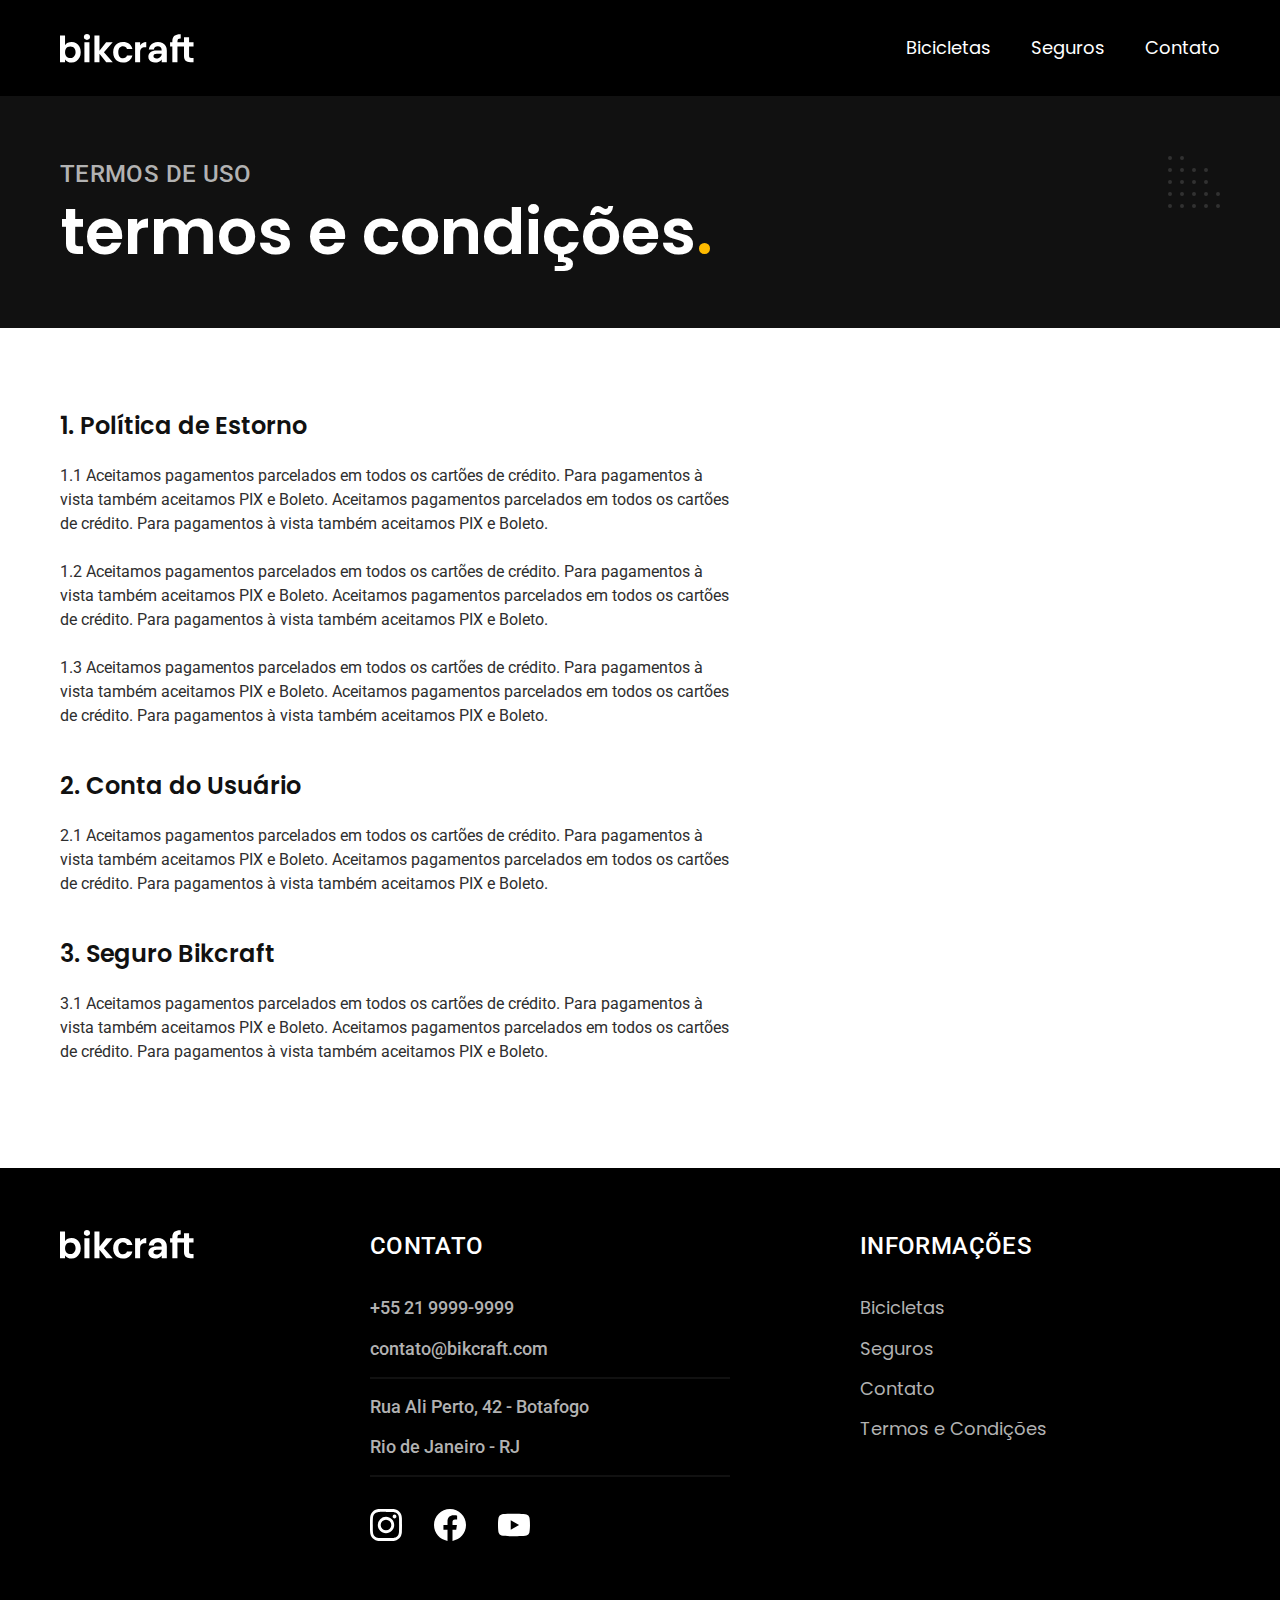
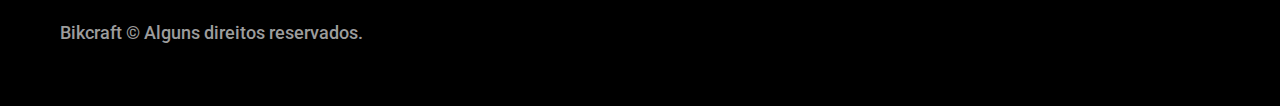
<file: termos.html>
<!DOCTYPE html>
<html lang="pt-br">

<head>
  <meta charset="UTF-8">
  <meta name="viewport" content="width=device-width, initial-scale=1.0">

  <title>Termos e Condições | Bikcraft</title>
  <meta name="description" content="Termos e condições.">

  <link rel="icon" href="./favicon.svg" type="image/svg+xml">
  <link rel="preload" href="./css/style.min.css" as="style">
  <link rel="stylesheet" href="./css/style.min.css">
  <script>document.documentElement.classList.add('js');</script>

  <link rel="preconnect" href="https://fonts.googleapis.com">
  <link rel="preconnect" href="https://fonts.gstatic.com" crossorigin>
  <link href="https://fonts.googleapis.com/css2?family=Merriweather:ital,wght@1,900&family=Poppins:wght@400;600&family=Roboto:wght@400;500&display=swap" rel="stylesheet">
</head>

<body id="termos">
  <header class="header-bg">
    <div class="header container">
      <a href="./">
        <img src="./img/bikcraft.svg" alt="Bikcraft">
      </a>

      <nav aria-label="primaria">
        <ul class="header-menu font-1-m cor-0">
          <li><a href="./bicicletas.html">Bicicletas</a></li>
          <li><a href="./seguros.html">Seguros</a></li>
          <li><a href="./contato.html">Contato</a></li>
        </ul>
      </nav>
    </div>
  </header>

  <main>
    <div class="titulo-bg">
      <div class="titulo container">
        <p class="font-2-l-b cor-5">Termos de uso</p>
        <h1 class="font-1-xxl cor-0">termos e condições<span class="cor-p1">.</span></h1>
      </div>
    </div>

    <div class="termos font-2-s cor-10 container">
      <h2 class="font-1-l cor-11">1. Política de Estorno</h2>
      <p>1.1 Aceitamos pagamentos parcelados em todos os cartões de crédito. Para pagamentos à vista também aceitamos PIX e Boleto. Aceitamos pagamentos parcelados em todos os cartões de crédito. Para pagamentos à vista também aceitamos PIX e Boleto.</p>
      <p>1.2 Aceitamos pagamentos parcelados em todos os cartões de crédito. Para pagamentos à vista também aceitamos PIX e Boleto. Aceitamos pagamentos parcelados em todos os cartões de crédito. Para pagamentos à vista também aceitamos PIX e Boleto.</p>
      <p>1.3 Aceitamos pagamentos parcelados em todos os cartões de crédito. Para pagamentos à vista também aceitamos PIX e Boleto. Aceitamos pagamentos parcelados em todos os cartões de crédito. Para pagamentos à vista também aceitamos PIX e Boleto.</p>
      <h2 class="font-1-l cor-11">2. Conta do Usuário</h2>
      <p>2.1 Aceitamos pagamentos parcelados em todos os cartões de crédito. Para pagamentos à vista também aceitamos PIX e Boleto. Aceitamos pagamentos parcelados em todos os cartões de crédito. Para pagamentos à vista também aceitamos PIX e Boleto.</p>
      <h2 class="font-1-l cor-11">3. Seguro Bikcraft</h2>
      <p>3.1 Aceitamos pagamentos parcelados em todos os cartões de crédito. Para pagamentos à vista também aceitamos PIX e Boleto. Aceitamos pagamentos parcelados em todos os cartões de crédito. Para pagamentos à vista também aceitamos PIX e Boleto.</p>
    </div>
  </main>

  <footer class="footer-bg">
    <div class="footer container">
      <img src="./img/bikcraft.svg" alt="Bikcraft">
      <div class="footer-contato">
        <h3 class="font-2-l-b cor-0">Contato</h3>
        <ul class="font-2-m cor-5">
          <li><a href="tel:+552199999999">+55 21 9999-9999</a></li>
          <li><a href="mailto:contato@bikcraft.com">contato@bikcraft.com</a></li>
          <li>Rua Ali Perto, 42 - Botafogo</li>
          <li>Rio de Janeiro - RJ</li>
        </ul>
        <div class="footer-redes">
          <a href="./">
            <img src="./img/redes/instagram.svg" alt="Instagram">
          </a>
          <a href="./">
            <img src="./img/redes/facebook.svg" alt="Facebook">
          </a>
          <a href="./">
            <img src="./img/redes/youtube.svg" alt="Youtube">
          </a>
        </div>
      </div>
      <div class="footer-informacoes">
        <h3 class="font-2-l-b cor-0">Informações</h3>
        <nav>
          <ul class="font-1-m cor-5">
            <li><a href="./bicicletas.html">Bicicletas</a></li>
            <li><a href="./seguros.html">Seguros</a></li>
            <li><a href="./contato.html">Contato</a></li>
            <li><a href="./termos.html">Termos e Condições</a></li>
          </ul>
        </nav>
      </div>
      <p class="footer-copy font-2-m cor-6">Bikcraft © Alguns direitos reservados.</p>
    </div>
  </footer>
  <script src="./js/script.js"></script>
</body>

</html>
</file>
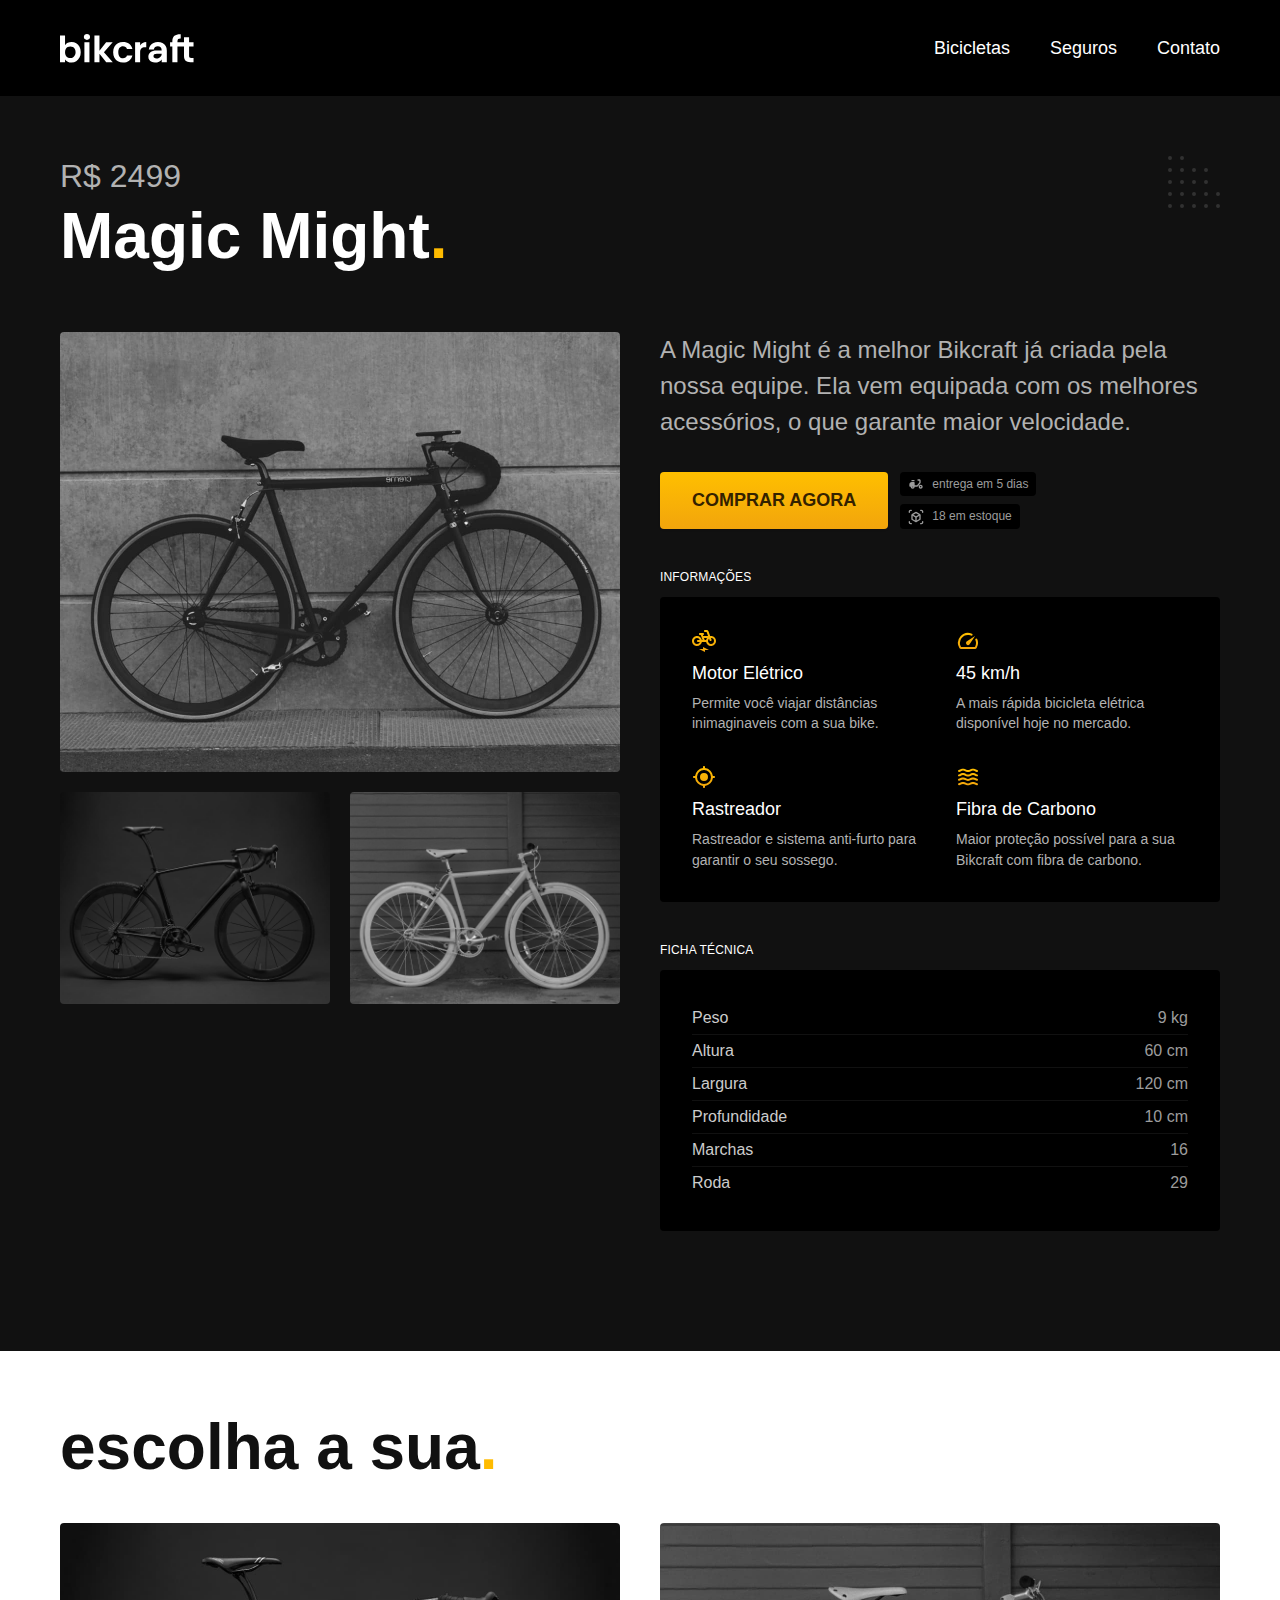
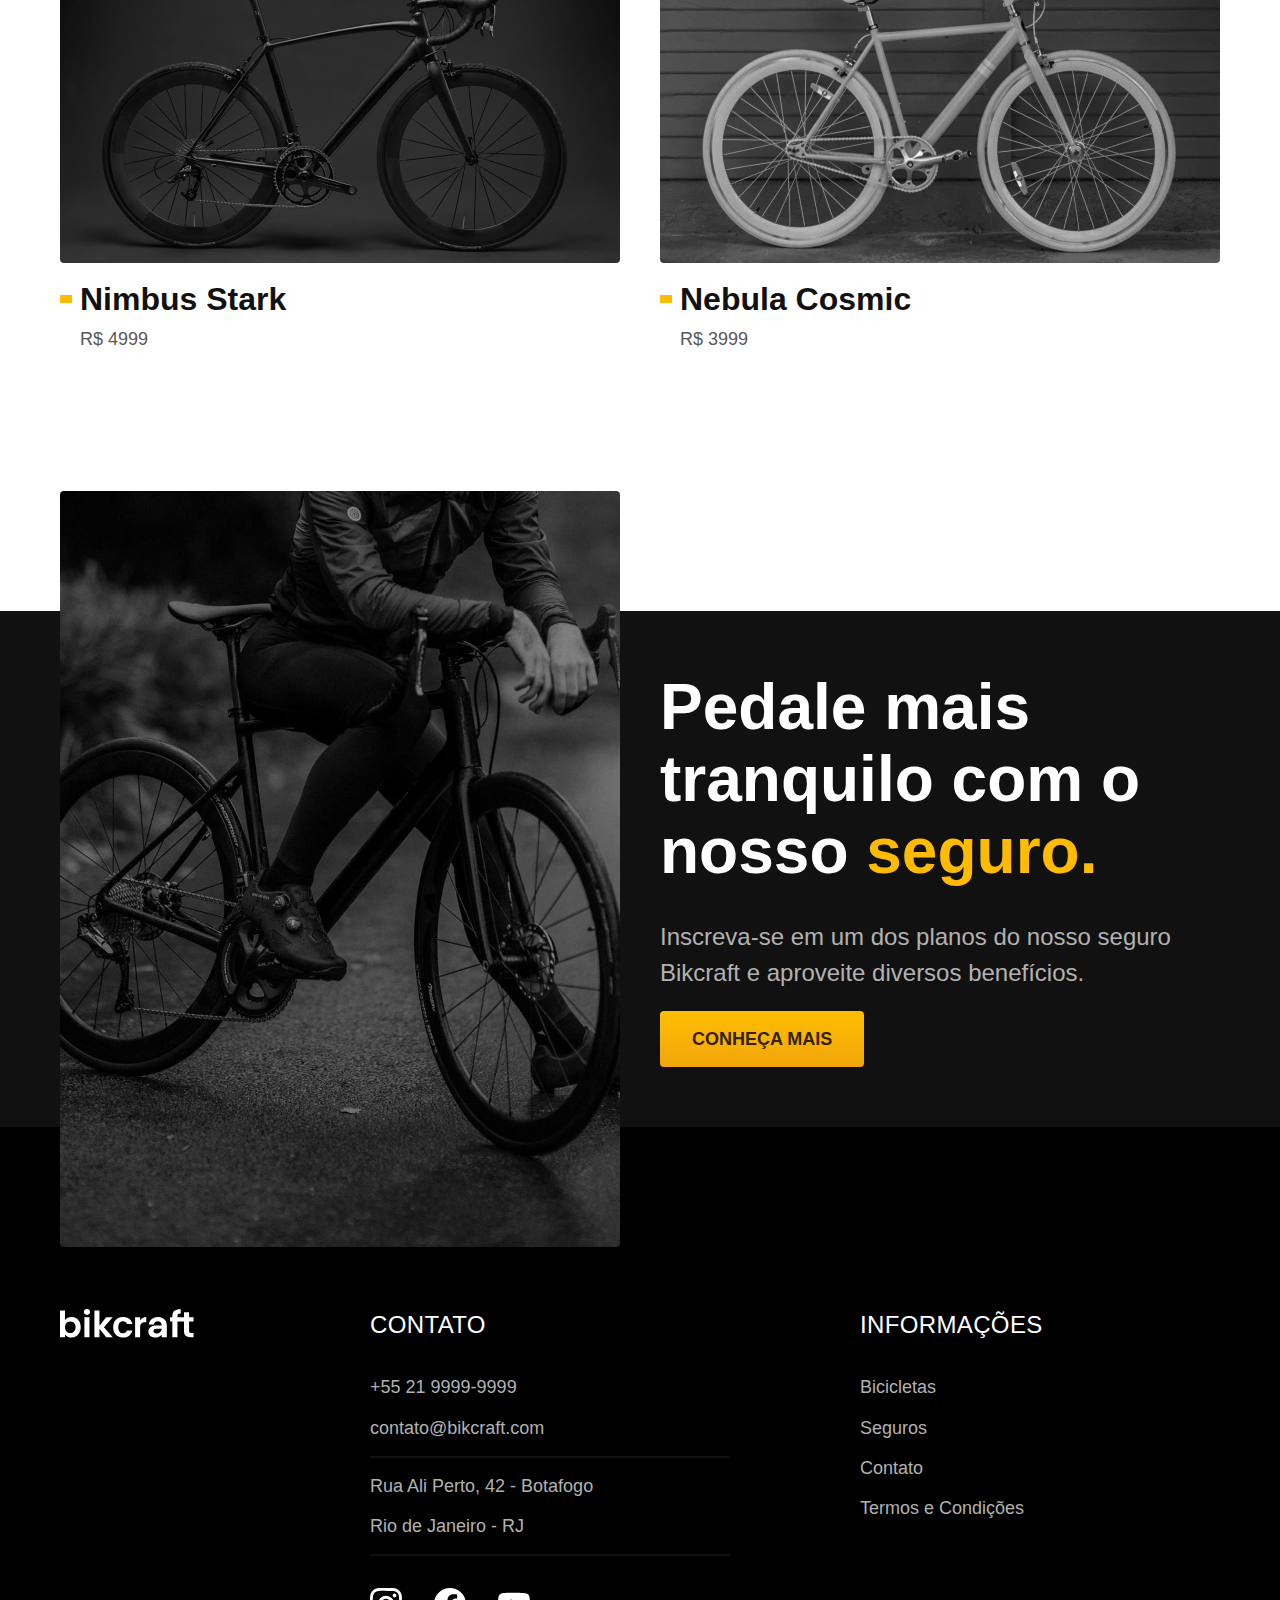
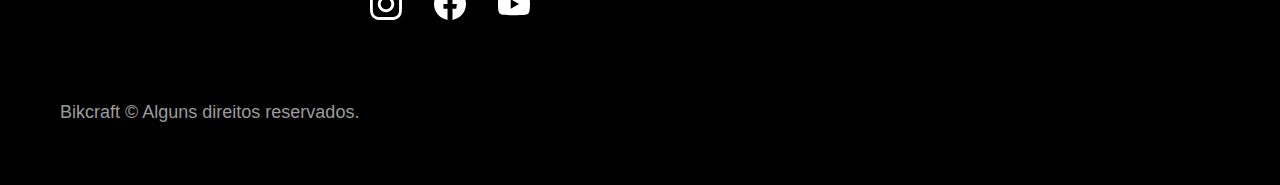
<file: bicicletas/magic.html>
<!DOCTYPE html>
<html lang="pt-br">

<head>
  <meta charset="UTF-8">
  <meta name="viewport" content="width=device-width, initial-scale=1.0">

  <title>Magic | Bikcraft</title>
  <meta name="description" content="Magic.">

  <link rel="preload" href="../css/style.css" as="style">
  <link rel="stylesheet" href="../css/style.css">
</head>

<body id="bicicleta">
  <header class="header-bg">
    <div class="header container">
      <a href="../">
        <img src="../img/bikcraft.svg" alt="Bikcraft">
      </a>

      <nav aria-label="primaria">
        <ul class="header-menu font-1-m cor-0">
          <li><a href="../bicicletas.html">Bicicletas</a></li>
          <li><a href="../seguros.html">Seguros</a></li>
          <li><a href="../contato.html">Contato</a></li>
        </ul>
      </nav>
    </div>
  </header>

  <main class="titulo-bg">
    <div>
      <div class="titulo container">
        <p class="font-2-xl cor-5">R$ 2499</p>
        <h1 class="font-1-xxl cor-0">Magic Might<span class="cor-p1">.</span></h1>
      </div>
    </div>
    <div class="bicicleta container">
      <div class="bicicleta-imagens">
        <img src="../img/bicicleta/nimbus2.jpg" alt="">
        <img src="../img/bicicleta/nimbus1.jpg" alt="">
        <img src="../img/bicicleta/nimbus3.jpg" alt="">
      </div>
      <div class="bicicleta-conteudo">
        <p class="font-2-l cor-5">A Magic Might é a melhor Bikcraft já criada pela nossa equipe. Ela vem equipada com os melhores acessórios, o que garante maior velocidade.</p>
        <div class="bicicleta-comprar">
          <a class="botao" href="../orcamento.html">Comprar Agora</a>
          <span class="font-1-xs cor-6"><img src="../img/icones/entrega.svg" alt=""> entrega em 5 dias</span>
          <span class="font-1-xs cor-6"><img src="../img/icones/estoque.svg" alt=""> 18 em estoque</span>
        </div>

        <h2 class="font-1-xs cor-0">Informações</h2>
        <ul class="bicicleta-informacoes">
          <li>
            <img src="../img/icones/eletrica.svg" alt="">
            <h3 class="font-1-m cor-0">Motor Elétrico</h3>
            <p class="font-2-xs cor-5">Permite você viajar distâncias inimaginaveis com a sua bike.</p>
          </li>
          <li>
            <img src="../img/icones/velocidade.svg" alt="">
            <h3 class="font-1-m cor-0">45 km/h</h3>
            <p class="font-2-xs cor-5">A mais rápida bicicleta elétrica disponível hoje no mercado.</p>
          </li>
          <li>
            <img src="../img/icones/rastreador.svg" alt="">
            <h3 class="font-1-m cor-0">Rastreador</h3>
            <p class="font-2-xs cor-5">Rastreador e sistema anti-furto para garantir o seu sossego.</p>
          </li>
          <li>
            <img src="../img/icones/carbono.svg" alt="">
            <h3 class="font-1-m cor-0">Fibra de Carbono</h3>
            <p class="font-2-xs cor-5">Maior proteção possível para a sua Bikcraft com fibra de carbono.</p>
          </li>
        </ul>
        <h2 class="font-1-xs cor-0">Ficha Técnica</h2>
        <ul class="bicicleta-ficha font-2-s cor-4">
          <li>Peso <span>9 kg</span></li>
          <li>Altura <span>60 cm</span></li>
          <li>Largura <span>120 cm</span></li>
          <li>Profundidade <span>10 cm</span></li>
          <li>Marchas <span>16</span></li>
          <li>Roda <span>29</span></li>
        </ul>
      </div>
    </div>
  </main>

  <article class="bicicletas-lista container">
    <h2 class="font-1-xxl">escolha a sua<span class="cor-p1">.</span></h2>

    <ul>
      <li>
        <a href="./nimbus.html">
          <img src="../img/bicicletas/nimbus.jpg" alt="Bicicleta preta">
          <h3 class="font-1-xl">Nimbus Stark</h3>
          <span class="font-2-m cor-8">R$ 4999</span>
        </a>
      </li>
      <li>
        <a href="./nebula.html">
          <img src="../img/bicicletas/nebula.jpg" alt="Bicicleta preta">
          <h3 class="font-1-xl">Nebula Cosmic</h3>
          <span class="font-2-m cor-8">R$ 3999</span>
        </a>
      </li>
    </ul>
  </article>

  <article class="seguro-bg">
    <div class="seguro container">
      <div class="seguro-imagem">
        <img src="../img/fotos/seguros.jpg" alt="Pessoa parada em cima de uma bicicleta.">
      </div>
      <div class="seguro-conteudo">
        <h2 class="font-1-xxl cor-0">Pedale mais tranquilo com o nosso <span class="cor-p1">seguro.</span></h2>
        <p class="font-2-l cor-5">Inscreva-se em um dos planos do nosso seguro Bikcraft e aproveite diversos benefícios.</p>
        <a class="botao" href="../seguros.html">Conheça Mais</a>
      </div>
    </div>
  </article>

  <footer class="footer-bg">
    <div class="footer container">
      <img src="../img/bikcraft.svg" alt="Bikcraft">
      <div class="footer-contato">
        <h3 class="font-2-l-b cor-0">Contato</h3>
        <ul class="font-2-m cor-5">
          <li><a href="tel:+552199999999">+55 21 9999-9999</a></li>
          <li><a href="mailto:contato@bikcraft.com">contato@bikcraft.com</a></li>
          <li>Rua Ali Perto, 42 - Botafogo</li>
          <li>Rio de Janeiro - RJ</li>
        </ul>
        <div class="footer-redes">
          <a href="../">
            <img src="../img/redes/instagram.svg" alt="Instagram">
          </a>
          <a href="../">
            <img src="../img/redes/facebook.svg" alt="Facebook">
          </a>
          <a href="../">
            <img src="../img/redes/youtube.svg" alt="Youtube">
          </a>
        </div>
      </div>
      <div class="footer-informacoes">
        <h3 class="font-2-l-b cor-0">Informações</h3>
        <nav>
          <ul class="font-1-m cor-5">
            <li><a href="../bicicletas.html">Bicicletas</a></li>
            <li><a href="../seguros.html">Seguros</a></li>
            <li><a href="../contato.html">Contato</a></li>
            <li><a href="../termos.html">Termos e Condições</a></li>
          </ul>
        </nav>
      </div>
      <p class="footer-copy font-2-m cor-6">Bikcraft © Alguns direitos reservados.</p>
    </div>
  </footer>
  
  <script src="../js/script.js"></script>
</body>

</html>
</file>
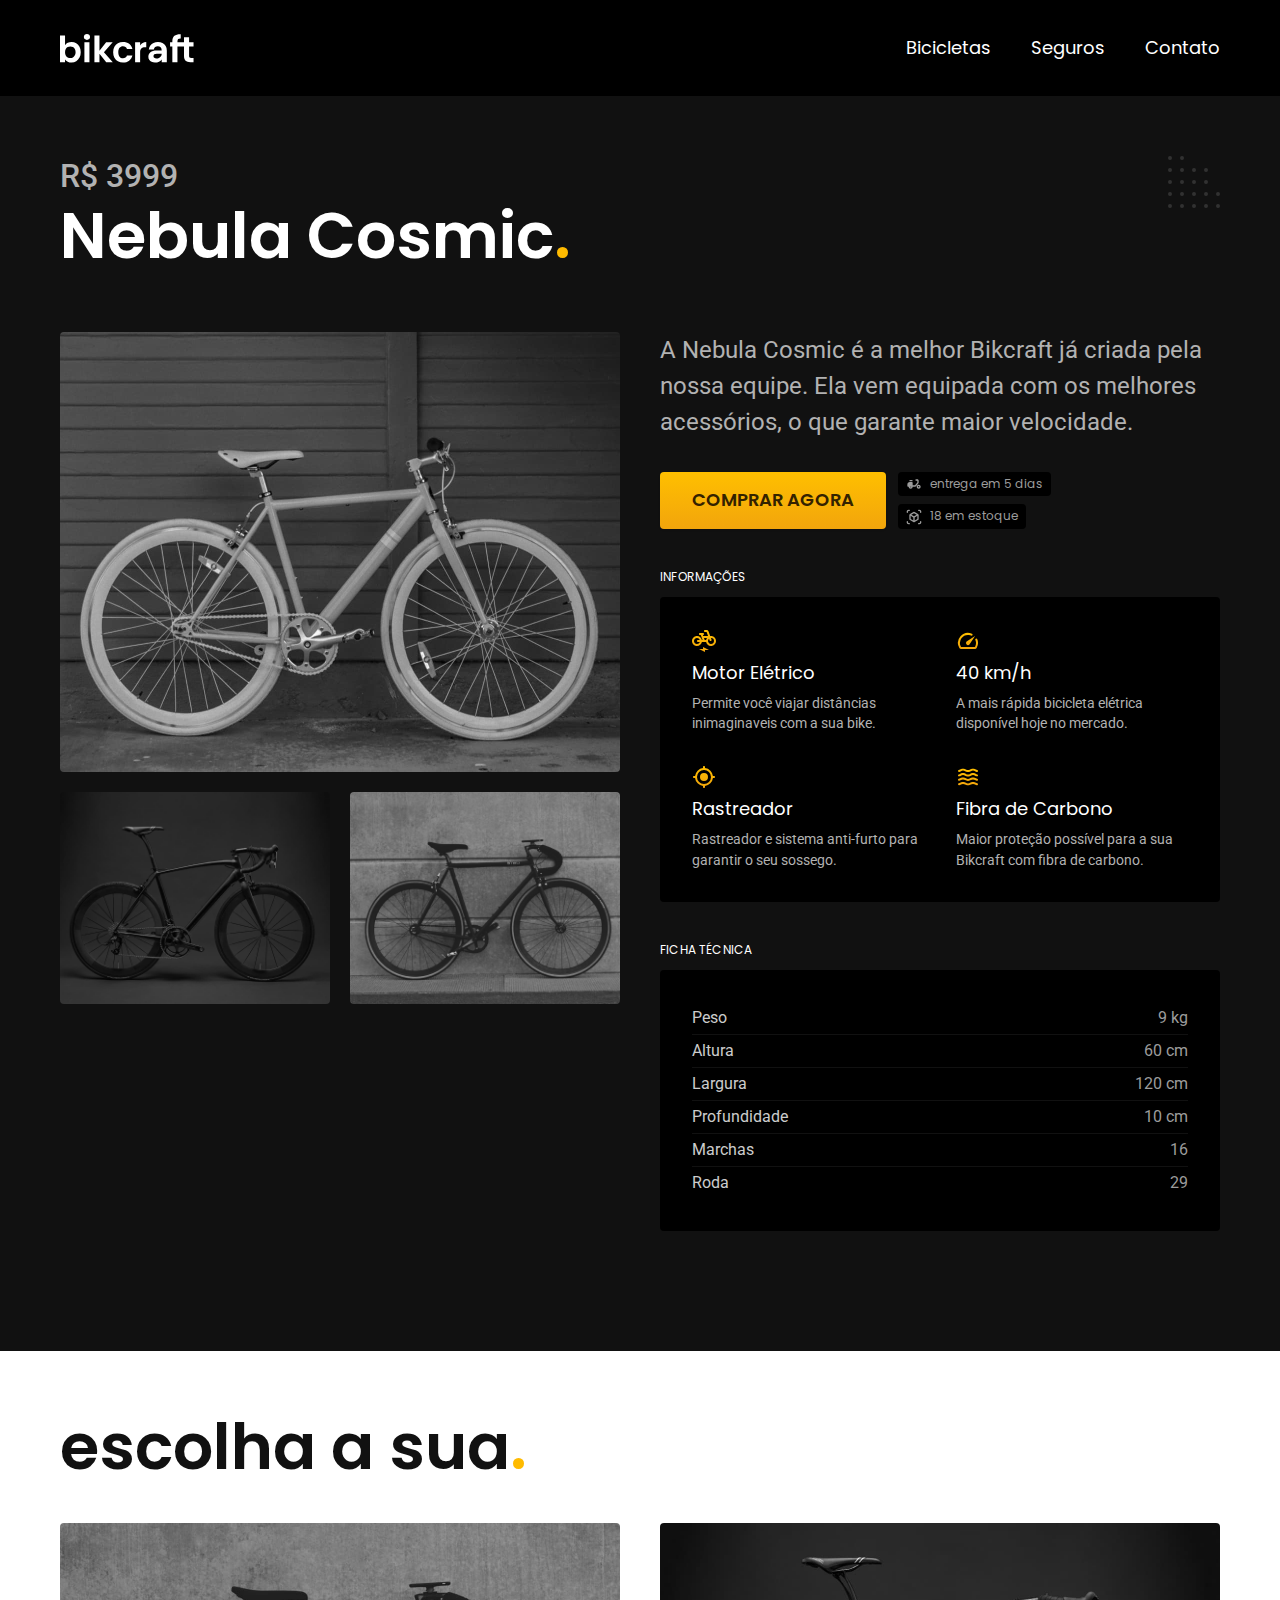
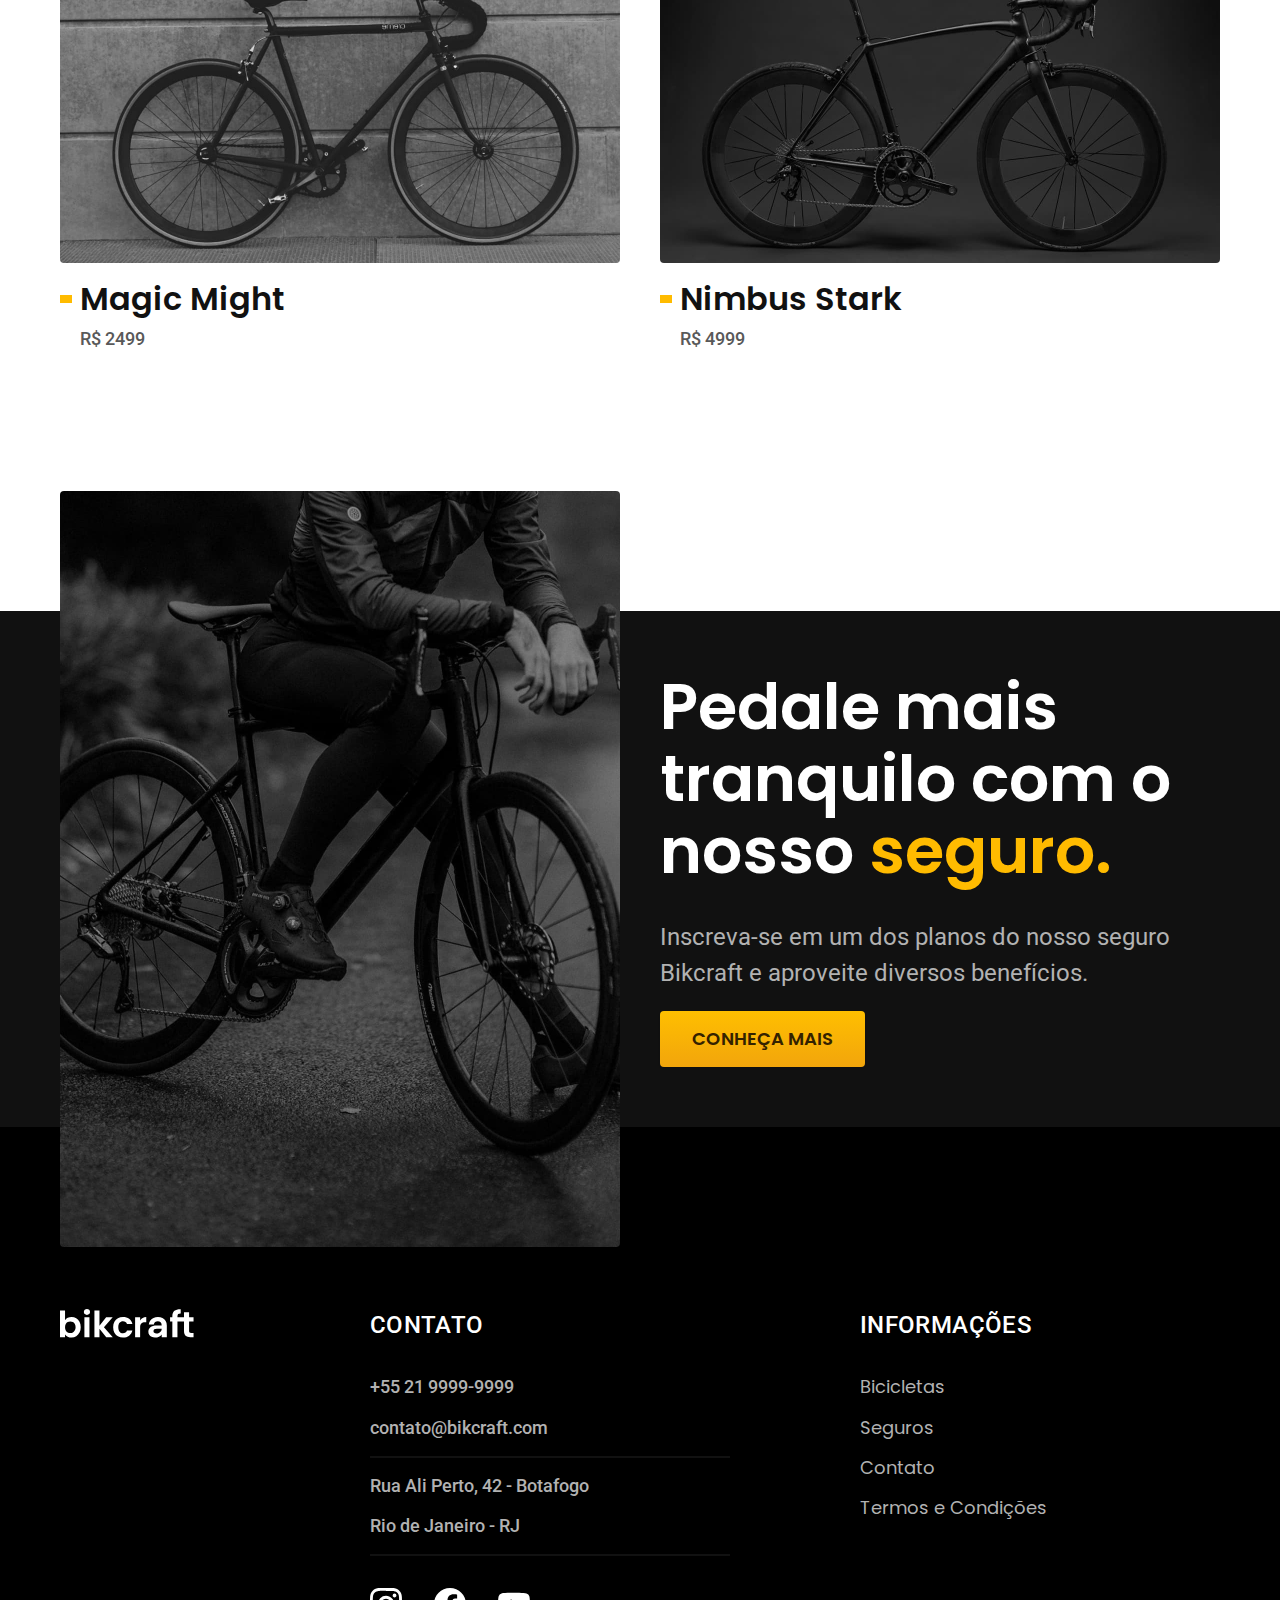
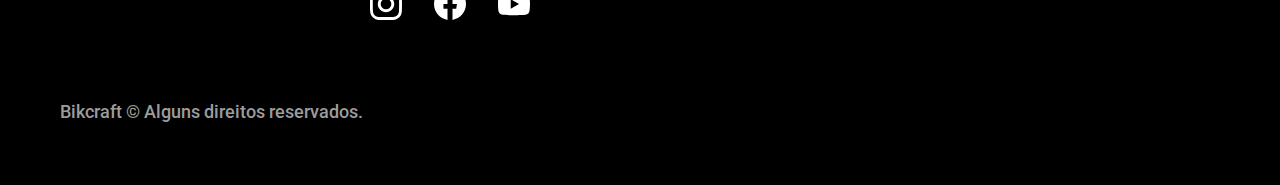
<file: bicicletas/nebula.html>
<!DOCTYPE html>
<html lang="pt-br">

<head>
  <meta charset="UTF-8">
  <meta name="viewport" content="width=device-width, initial-scale=1.0">

  <title>Nebula | Bikcraft</title>
  <meta name="description" content="Nebula.">

  <link rel="icon" href="../favicon.svg" type="image/svg+xml">
  <link rel="preload" href="../css/style.min.css" as="style">
  <link rel="stylesheet" href="../css/style.min.css">
  <script>document.documentElement.classList.add('js');</script>

  <link rel="preconnect" href="https://fonts.googleapis.com">
  <link rel="preconnect" href="https://fonts.gstatic.com" crossorigin>
  <link href="https://fonts.googleapis.com/css2?family=Merriweather:ital,wght@1,900&family=Poppins:wght@400;600&family=Roboto:wght@400;500&display=swap" rel="stylesheet">
</head>

<body id="bicicleta">
  <header class="header-bg">
    <div class="header container">
      <a href="../">
        <img src="../img/bikcraft.svg" alt="Bikcraft">
      </a>

      <nav aria-label="primaria">
        <ul class="header-menu font-1-m cor-0">
          <li><a href="../bicicletas.html">Bicicletas</a></li>
          <li><a href="../seguros.html">Seguros</a></li>
          <li><a href="../contato.html">Contato</a></li>
        </ul>
      </nav>
    </div>
  </header>

  <main class="titulo-bg">
    <div>
      <div class="titulo container">
        <p class="font-2-xl cor-5">R$ 3999</p>
        <h1 class="font-1-xxl cor-0">Nebula Cosmic<span class="cor-p1">.</span></h1>
      </div>
    </div>
    <div class="bicicleta container">
      <div class="bicicleta-imagens">
        <img src="../img/bicicleta/nimbus3.jpg" alt="Bicicleta 1">
        <img src="../img/bicicleta/nimbus1.jpg" alt="Bicicleta 2">
        <img src="../img/bicicleta/nimbus2.jpg" alt="Bicicleta 3">
      </div>
      <div class="bicicleta-conteudo">
        <p class="font-2-l cor-5">A Nebula Cosmic é a melhor Bikcraft já criada pela nossa equipe. Ela vem equipada com os melhores acessórios, o que garante maior velocidade.</p>
        <div class="bicicleta-comprar">
          <a class="botao" href="../orcamento.html?tipo=bikcraft&produto=nebula">Comprar Agora</a>
          <span class="font-1-xs cor-6"><img src="../img/icones/entrega.svg" alt=""> entrega em 5 dias</span>
          <span class="font-1-xs cor-6"><img src="../img/icones/estoque.svg" alt=""> 18 em estoque</span>
        </div>

        <h2 class="font-1-xs cor-0">Informações</h2>
        <ul class="bicicleta-informacoes">
          <li>
            <img src="../img/icones/eletrica.svg" alt="">
            <h3 class="font-1-m cor-0">Motor Elétrico</h3>
            <p class="font-2-xs cor-5">Permite você viajar distâncias inimaginaveis com a sua bike.</p>
          </li>
          <li>
            <img src="../img/icones/velocidade.svg" alt="">
            <h3 class="font-1-m cor-0">40 km/h</h3>
            <p class="font-2-xs cor-5">A mais rápida bicicleta elétrica disponível hoje no mercado.</p>
          </li>
          <li>
            <img src="../img/icones/rastreador.svg" alt="">
            <h3 class="font-1-m cor-0">Rastreador</h3>
            <p class="font-2-xs cor-5">Rastreador e sistema anti-furto para garantir o seu sossego.</p>
          </li>
          <li>
            <img src="../img/icones/carbono.svg" alt="">
            <h3 class="font-1-m cor-0">Fibra de Carbono</h3>
            <p class="font-2-xs cor-5">Maior proteção possível para a sua Bikcraft com fibra de carbono.</p>
          </li>
        </ul>
        <h2 class="font-1-xs cor-0">Ficha Técnica</h2>
        <ul class="bicicleta-ficha font-2-s cor-4">
          <li>Peso <span>9 kg</span></li>
          <li>Altura <span>60 cm</span></li>
          <li>Largura <span>120 cm</span></li>
          <li>Profundidade <span>10 cm</span></li>
          <li>Marchas <span>16</span></li>
          <li>Roda <span>29</span></li>
        </ul>
      </div>
    </div>
  </main>

  <article class="bicicletas-lista container">
    <h2 class="font-1-xxl">escolha a sua<span class="cor-p1">.</span></h2>

    <ul>
      <li>
        <a href="./magic.html">
          <img src="../img/bicicletas/magic.jpg" alt="Bicicleta preta">
          <h3 class="font-1-xl">Magic Might</h3>
          <span class="font-2-m cor-8">R$ 2499</span>
        </a>
      </li>
      <li>
        <a href="./nimbus.html">
          <img src="../img/bicicletas/nimbus.jpg" alt="Bicicleta preta">
          <h3 class="font-1-xl">Nimbus Stark</h3>
          <span class="font-2-m cor-8">R$ 4999</span>
        </a>
      </li>
    </ul>
  </article>

  <article class="seguro-bg">
    <div class="seguro container">
      <div class="seguro-imagem">
        <img src="../img/fotos/seguros.jpg" alt="Pessoa parada em cima de uma bicicleta.">
      </div>
      <div class="seguro-conteudo">
        <h2 class="font-1-xxl cor-0">Pedale mais tranquilo com o nosso <span class="cor-p1">seguro.</span></h2>
        <p class="font-2-l cor-5">Inscreva-se em um dos planos do nosso seguro Bikcraft e aproveite diversos benefícios.</p>
        <a class="botao" href="../seguros.html">Conheça Mais</a>
      </div>
    </div>
  </article>

  <footer class="footer-bg">
    <div class="footer container">
      <img src="../img/bikcraft.svg" alt="Bikcraft">
      <div class="footer-contato">
        <h3 class="font-2-l-b cor-0">Contato</h3>
        <ul class="font-2-m cor-5">
          <li><a href="tel:+552199999999">+55 21 9999-9999</a></li>
          <li><a href="mailto:contato@bikcraft.com">contato@bikcraft.com</a></li>
          <li>Rua Ali Perto, 42 - Botafogo</li>
          <li>Rio de Janeiro - RJ</li>
        </ul>
        <div class="footer-redes">
          <a href="../">
            <img src="../img/redes/instagram.svg" alt="Instagram">
          </a>
          <a href="../">
            <img src="../img/redes/facebook.svg" alt="Facebook">
          </a>
          <a href="../">
            <img src="../img/redes/youtube.svg" alt="Youtube">
          </a>
        </div>
      </div>
      <div class="footer-informacoes">
        <h3 class="font-2-l-b cor-0">Informações</h3>
        <nav>
          <ul class="font-1-m cor-5">
            <li><a href="../bicicletas.html">Bicicletas</a></li>
            <li><a href="../seguros.html">Seguros</a></li>
            <li><a href="../contato.html">Contato</a></li>
            <li><a href="../termos.html">Termos e Condições</a></li>
          </ul>
        </nav>
      </div>
      <p class="footer-copy font-2-m cor-6">Bikcraft © Alguns direitos reservados.</p>
    </div>
  </footer>
  <script src="../js/script.js"></script>
</body>

</html>
</file>
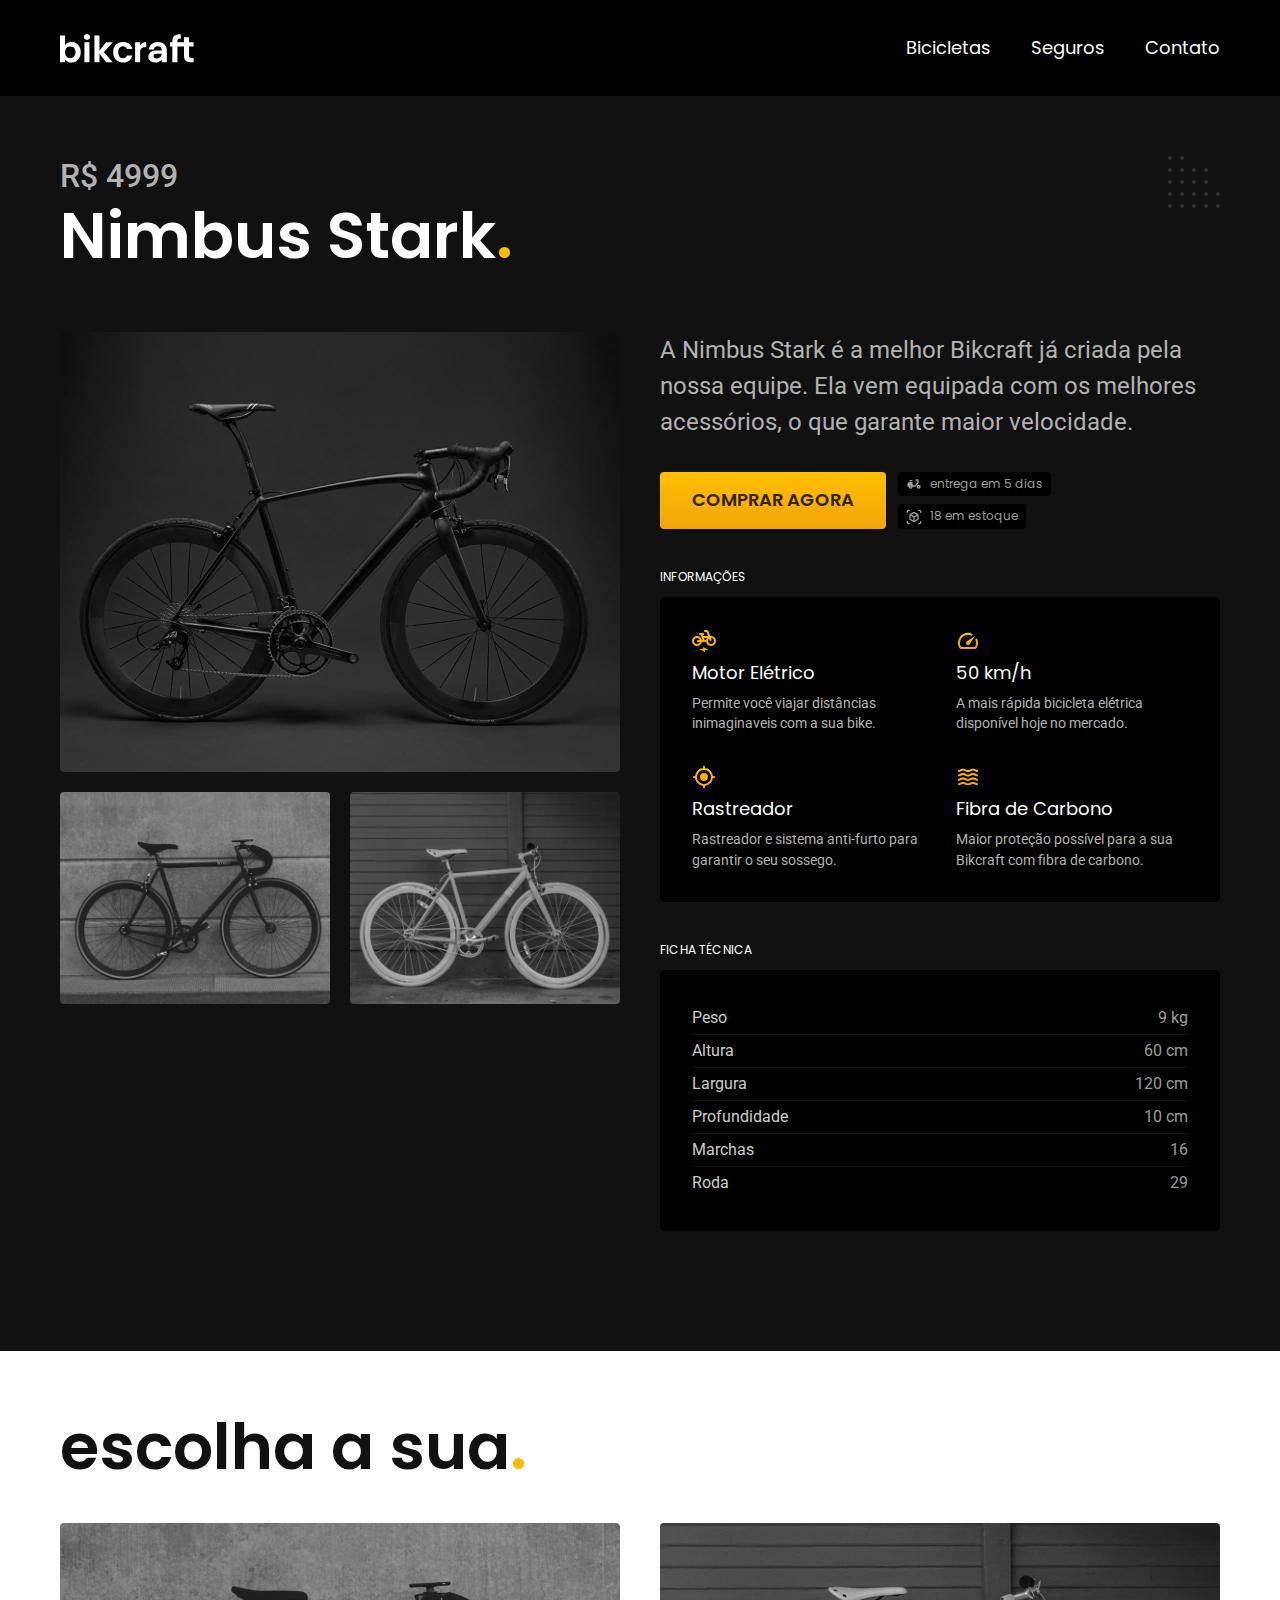
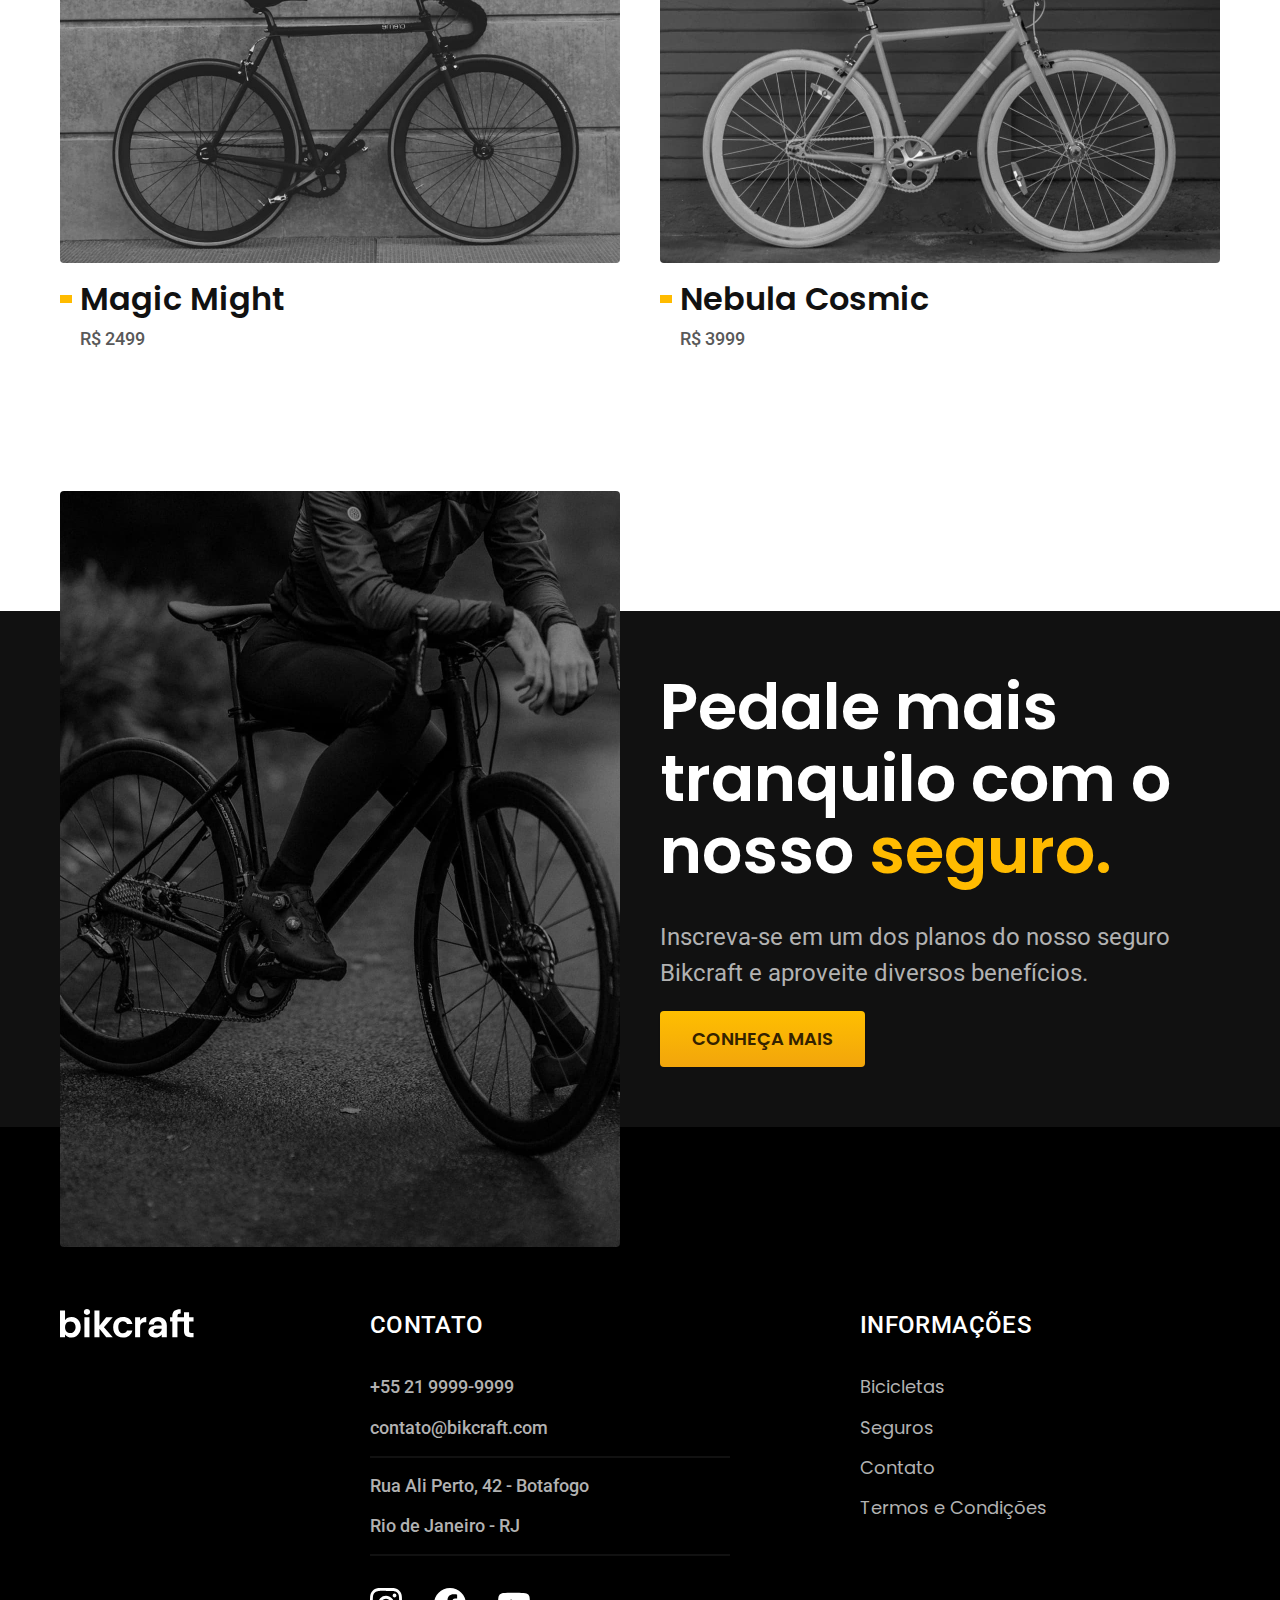
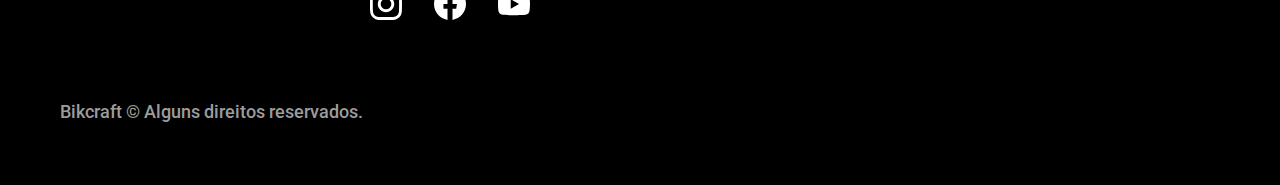
<file: bicicletas/nimbus.html>
<!DOCTYPE html>
<html lang="pt-br">

<head>
  <meta charset="UTF-8">
  <meta name="viewport" content="width=device-width, initial-scale=1.0">

  <title>Nimbus | Bikcraft</title>
  <meta name="description" content="Nimbus.">

  <link rel="icon" href="../favicon.svg" type="image/svg+xml">
  <link rel="preload" href="../css/style.min.css" as="style">
  <link rel="stylesheet" href="../css/style.min.css">
  <script>document.documentElement.classList.add('js');</script>

  <link rel="preconnect" href="https://fonts.googleapis.com">
  <link rel="preconnect" href="https://fonts.gstatic.com" crossorigin>
  <link href="https://fonts.googleapis.com/css2?family=Merriweather:ital,wght@1,900&family=Poppins:wght@400;600&family=Roboto:wght@400;500&display=swap" rel="stylesheet">
</head>

<body id="bicicleta">
  <header class="header-bg">
    <div class="header container">
      <a href="../">
        <img src="../img/bikcraft.svg" alt="Bikcraft">
      </a>

      <nav aria-label="primaria">
        <ul class="header-menu font-1-m cor-0">
          <li><a href="../bicicletas.html">Bicicletas</a></li>
          <li><a href="../seguros.html">Seguros</a></li>
          <li><a href="../contato.html">Contato</a></li>
        </ul>
      </nav>
    </div>
  </header>

  <main class="titulo-bg">
    <div>
      <div class="titulo container">
        <p class="font-2-xl cor-5">R$ 4999</p>
        <h1 class="font-1-xxl cor-0">Nimbus Stark<span class="cor-p1">.</span></h1>
      </div>
    </div>
    <div class="bicicleta container">
      <div class="bicicleta-imagens">
        <img src="../img/bicicleta/nimbus1.jpg" alt="Bicicleta 1">
        <img src="../img/bicicleta/nimbus2.jpg" alt="Bicicleta 2">
        <img src="../img/bicicleta/nimbus3.jpg" alt="Bicicleta 3">
      </div>
      <div class="bicicleta-conteudo">
        <p class="font-2-l cor-5">A Nimbus Stark é a melhor Bikcraft já criada pela nossa equipe. Ela vem equipada com os melhores acessórios, o que garante maior velocidade.</p>
        <div class="bicicleta-comprar">
          <a class="botao" href="../orcamento.html?tipo=bikcraft&produto=nimbus">Comprar Agora</a>
          <span class="font-1-xs cor-6"><img src="../img/icones/entrega.svg" alt=""> entrega em 5 dias</span>
          <span class="font-1-xs cor-6"><img src="../img/icones/estoque.svg" alt=""> 18 em estoque</span>
        </div>

        <h2 class="font-1-xs cor-0">Informações</h2>
        <ul class="bicicleta-informacoes">
          <li>
            <img src="../img/icones/eletrica.svg" alt="">
            <h3 class="font-1-m cor-0">Motor Elétrico</h3>
            <p class="font-2-xs cor-5">Permite você viajar distâncias inimaginaveis com a sua bike.</p>
          </li>
          <li>
            <img src="../img/icones/velocidade.svg" alt="">
            <h3 class="font-1-m cor-0">50 km/h</h3>
            <p class="font-2-xs cor-5">A mais rápida bicicleta elétrica disponível hoje no mercado.</p>
          </li>
          <li>
            <img src="../img/icones/rastreador.svg" alt="">
            <h3 class="font-1-m cor-0">Rastreador</h3>
            <p class="font-2-xs cor-5">Rastreador e sistema anti-furto para garantir o seu sossego.</p>
          </li>
          <li>
            <img src="../img/icones/carbono.svg" alt="">
            <h3 class="font-1-m cor-0">Fibra de Carbono</h3>
            <p class="font-2-xs cor-5">Maior proteção possível para a sua Bikcraft com fibra de carbono.</p>
          </li>
        </ul>
        <h2 class="font-1-xs cor-0">Ficha Técnica</h2>
        <ul class="bicicleta-ficha font-2-s cor-4">
          <li>Peso <span>9 kg</span></li>
          <li>Altura <span>60 cm</span></li>
          <li>Largura <span>120 cm</span></li>
          <li>Profundidade <span>10 cm</span></li>
          <li>Marchas <span>16</span></li>
          <li>Roda <span>29</span></li>
        </ul>
      </div>
    </div>
  </main>

  <article class="bicicletas-lista container">
    <h2 class="font-1-xxl">escolha a sua<span class="cor-p1">.</span></h2>

    <ul>
      <li>
        <a href="./magic.html">
          <img src="../img/bicicletas/magic.jpg" alt="Bicicleta preta">
          <h3 class="font-1-xl">Magic Might</h3>
          <span class="font-2-m cor-8">R$ 2499</span>
        </a>
      </li>
      <li>
        <a href="./nebula.html">
          <img src="../img/bicicletas/nebula.jpg" alt="Bicicleta preta">
          <h3 class="font-1-xl">Nebula Cosmic</h3>
          <span class="font-2-m cor-8">R$ 3999</span>
        </a>
      </li>
    </ul>
  </article>

  <article class="seguro-bg">
    <div class="seguro container">
      <div class="seguro-imagem">
        <img src="../img/fotos/seguros.jpg" alt="Pessoa parada em cima de uma bicicleta.">
      </div>
      <div class="seguro-conteudo">
        <h2 class="font-1-xxl cor-0">Pedale mais tranquilo com o nosso <span class="cor-p1">seguro.</span></h2>
        <p class="font-2-l cor-5">Inscreva-se em um dos planos do nosso seguro Bikcraft e aproveite diversos benefícios.</p>
        <a class="botao" href="../seguros.html">Conheça Mais</a>
      </div>
    </div>
  </article>

  <footer class="footer-bg">
    <div class="footer container">
      <img src="../img/bikcraft.svg" alt="Bikcraft">
      <div class="footer-contato">
        <h3 class="font-2-l-b cor-0">Contato</h3>
        <ul class="font-2-m cor-5">
          <li><a href="tel:+552199999999">+55 21 9999-9999</a></li>
          <li><a href="mailto:contato@bikcraft.com">contato@bikcraft.com</a></li>
          <li>Rua Ali Perto, 42 - Botafogo</li>
          <li>Rio de Janeiro - RJ</li>
        </ul>
        <div class="footer-redes">
          <a href="../">
            <img src="../img/redes/instagram.svg" alt="Instagram">
          </a>
          <a href="../">
            <img src="../img/redes/facebook.svg" alt="Facebook">
          </a>
          <a href="../">
            <img src="../img/redes/youtube.svg" alt="Youtube">
          </a>
        </div>
      </div>
      <div class="footer-informacoes">
        <h3 class="font-2-l-b cor-0">Informações</h3>
        <nav>
          <ul class="font-1-m cor-5">
            <li><a href="../bicicletas.html">Bicicletas</a></li>
            <li><a href="../seguros.html">Seguros</a></li>
            <li><a href="../contato.html">Contato</a></li>
            <li><a href="../termos.html">Termos e Condições</a></li>
          </ul>
        </nav>
      </div>
      <p class="footer-copy font-2-m cor-6">Bikcraft © Alguns direitos reservados.</p>
    </div>
  </footer>
  <script src="../js/script.js"></script>
</body>

</html>
</file>
<file: css/style.css>
@import "./global/global.css";
@import "./utilidades/tipografia.css";
@import "./utilidades/cores.css";
@import "./utilidades/animacao.css";

@import "./global/header.css";
@import "./global/footer.css";

/* Utilidades */
@import "./utilidades/componentes.css";
@import "./utilidades/formulario.css";

/* Home */
@import "./home/introducao.css";
@import "./home/tecnologia.css";
@import "./home/parceiros.css";
@import "./home/depoimento.css";

/* Bicicletas */
@import "./bicicletas/bicicletas-lista.css";
@import "./bicicletas/bicicletas.css";

/* Bicicleta */
@import "./bicicleta/bicicleta.css";
@import "./bicicleta/seguro.css";

/* Seguros */
@import "./seguros/seguros.css";
@import "./seguros/vantagens.css";
@import "./seguros/perguntas.css";

/* Contato */
@import "./contato/contato.css";
@import "./contato/lojas.css";

/* Contato */
@import "./orcamento/orcamento.css";

/* Termos */
@import "./termos/termos.css";
</file>
<file: css/style.min.css>
body{margin:0;font-family:Arial,Helvetica,sans-serif;color:#111}blockquote,dd,h1,h2,h3,h4,p,ul{margin:0}ul{padding:0;list-style:none}a{text-decoration:none;color:inherit}img{max-width:100%;height:auto;display:block}img[src$=".jpg"]{border-radius:4px}.font-1-xs{font:400 0.75rem/1.35 Poppins,sans-serif}.font-2-xs{font:400 0.875rem/1.43 Roboto,sans-serif}.font-1-s{font:400 1rem/1.5 Poppins,sans-serif}.font-2-s{font:400 1rem/1.5 Roboto,sans-serif}.font-1-m,.font-1-m-b{font:400 1.125rem/1.35 Poppins,sans-serif}.font-1-m-b{font-weight:600}.font-2-m{font:500 1.125rem/1.35 Roboto,sans-serif}.font-1-l{font:400 1.5rem/1.5 Poppins,sans-serif}.font-2-l,.font-2-l-b{font:400 1.5rem/1.5 Roboto,sans-serif}.font-2-l-b{font-weight:500;letter-spacing:.015em;text-transform:uppercase}.font-1-xl{font:600 2rem/1.25 Poppins,sans-serif}.font-2-xl{font:500 2rem/1.25 Roboto,sans-serif}.font-1-xxl{font:600 4rem/1.125 Poppins,sans-serif}@media (max-width:1200px){.font-1-xxl{font-size:3rem}.font-2-l,.font-2-l-b{font-size:1.125rem}}@media (max-width:800px){.font-1-xxl{font-size:2rem}.font-1-xl,.font-2-xl{font-size:1.5rem}}:root{--cor-0:#ffffff;--cor-1:#f7f7f7;--cor-2:#ededed;--cor-3:#dedede;--cor-4:#cccccc;--cor-5:#b2b2b2;--cor-6:#9c9c9c;--cor-7:#717171;--cor-8:#595959;--cor-9:#404040;--cor-10:#2e2e2e;--cor-11:#111111;--cor-12:#000000;--cor-p1:#ffbb00;--cor-p2:#e4a30b;--cor-p3:#a66f00;--cor-p4:#664400;--cor-p5:#332200}.cor-0{color:var(--cor-0)}.cor-1{color:var(--cor-1)}.cor-2{color:var(--cor-2)}.cor-3{color:var(--cor-3)}.cor-4{color:var(--cor-4)}.cor-5{color:var(--cor-5)}.cor-6{color:var(--cor-6)}.cor-7{color:var(--cor-7)}.cor-8{color:var(--cor-8)}.cor-9{color:var(--cor-9)}.cor-10{color:var(--cor-10)}.cor-11{color:var(--cor-11)}.cor-12{color:var(--cor-12)}.cor-p1{color:var(--cor-p1)}.cor-p2{color:var(--cor-p2)}.cor-p3{color:var(--cor-p3)}.cor-p4{color:var(--cor-p4)}.cor-p5{color:var(--cor-p5)}.js .fadeInDown{transform:translate3d(0,-20px,0)}.js .fadeInUp{transform:translate3d(0,20px,0)}.js .fadeInRight{transform:translate3d(20px,0,0)}.js .fadeInLeft{transform:translate3d(-20px,0,0)}.js [data-anime]{opacity:0}.js .anime{opacity:1;transform:none;transition:transform .8s,opacity .8s}.header-bg{background-color:var(--cor-12)}.header{display:flex;flex-wrap:wrap;gap:20px;justify-content:space-between;align-items:center;padding-top:20px;padding-bottom:20px}.header-menu{display:flex;flex-wrap:wrap;gap:40px}.header-menu a{display:inline-block;padding:16px 0;position:relative}.header-menu a:after{content:"";display:block;height:2px;width:0;background:var(--cor-0);margin-top:4px;transition:.3s;position:absolute}.header-menu a.ativo::after,.header-menu a:hover::after{width:100%}@media (max-width:800px){.header-menu{gap:20px}.header-menu a{background:var(--cor-11);padding:12px 16px;border-radius:4px}.header-menu a:hover{background-color:var(--cor-10)}.header a:after{display:none}}@media (max-width:600px){.header-menu{gap:12px}.header-menu a{padding:8px 12px;font-size:14px}}.footer-bg{background-color:var(--cor-12)}.footer{display:grid;grid-template-columns:3fr 5fr 4fr;gap:40px;padding-top:60px;padding-bottom:60px}.footer h3{margin-bottom:32px}.footer-contato ul{margin-bottom:32px}.footer-contato li:nth-child(2n):after{content:"";display:block;max-width:360px;height:2px;background:var(--cor-11);margin-top:16px}.footer li{margin-bottom:16px}.footer-redes{display:flex;gap:32px}.footer a:hover{color:var(--cor-0)}.footer-copy{grid-column:1/-1;margin-top:40px}@media (max-width:800px){.footer>img{display:none}.footer{grid-template-columns:1fr 1fr}}@media (max-width:600px){.footer{grid-template-columns:1fr;gap:60px}.footer-copy{margin-top:0}}.container{box-sizing:border-box;max-width:1200px;padding-left:20px;padding-right:20px;margin-left:auto;margin-right:auto}.botao{display:inline-block;padding:16px 32px;background:linear-gradient(#ffbf00,#f2a50c);border-radius:4px;box-shadow:0 1px 2px rgba(0,0,0,.1);text-transform:uppercase;color:var(--cor-p5);font:600 1.125rem/1.35 Poppins,sans-serif;max-width:max-content;border:none;cursor:pointer}.botao:hover{background:linear-gradient(#ffb60d,#e59317)}.botao.secundario{background:var(--cor-10);color:var(--cor-2)}.botao.secundario:hover{background:var(--cor-9)}.botao.seta{display:flex;align-items:center}.botao.seta::after{content:"";display:inline-block;width:18px;height:10px;margin-left:12px;background:url("../img/icones/seta.svg");transition:transform .2s}.botao.seta:hover::after{transform:translateX(4px)}@media (max-width:600px){.botao{padding:12px 16px;font-size:1rem}}.link{display:inline-block;color:var(--cor-p1);font:500 1.5rem/1.5 Poppins,sans-serif;text-transform:uppercase}.link::after{content:"";display:block;width:100%;height:4px;background-color:currentColor}.link:hover{color:var(--cor-0)}.titulo-bg{padding-top:60px;padding-bottom:60px;background-color:var(--cor-11)}.titulo{background:url("../img/dec/top-right.svg") no-repeat top right 20px}.titulo p{margin-bottom:4px}@media (max-width:800px){.titulo-bg{padding-top:40px;padding-bottom:40px}.titulo p{font-size:1rem;text-transform:lowercase;font-weight:400}}.form{display:grid;grid-template-columns:1fr 1fr;gap:20px}.form label{display:block;font:400 1rem/1.5 Poppins,sans-serif;margin-bottom:4px}.form .col-2{grid-column:span 2}.form input[type=email],.form input[type=text],.form textarea{font:400 1rem/1.5 Roboto,sans-serif;background:var(--cor-1);border:1px solid var(--cor-2);padding:12px;border-radius:4px;width:100%;box-sizing:border-box}.form input[type=email]:focus,.form input[type=text]:focus,.form textarea:focus{outline:0;border-color:var(--cor-p1);background:var(--cor-0);box-shadow:0 0 0 2px #fea}@media (max-width:600px){.form{grid-template-columns:1fr}.form .col-2{grid-column:1}}.introducao-bg{background:var(--cor-12) url("../img/dec/bottom-left.svg") no-repeat bottom 160px left 20px;box-shadow:inset 0 -120px var(--cor-0)}.introducao{display:grid;grid-template-columns:1fr 1fr;gap:0 40px}.introducao-conteudo{align-self:end;padding-bottom:200px}.introducao img{width:100%;height:100%;object-fit:cover;border-radius:4px}.introducao h1{margin-bottom:32px}.introducao p{margin-bottom:20px}@media (max-width:800px){.introducao-bg{background:var(--cor-11);padding-top:40px;box-shadow:inset 0 -60px #fff}.introducao{grid-template-columns:1fr;gap:32px}.introducao-conteudo{padding-bottom:0}.introducao h1{margin-bottom:16px}.introducao img{height:300px;width:100%}}.tecnologia-bg{background-color:var(--cor-11);box-shadow:inset 0 80px var(--cor-0),inset 0 -80px var(--cor-0)}.tecnologia{display:grid;grid-template-columns:1fr 1fr;gap:40px}.tecnologia-imagem img{width:100%;height:100%;object-fit:cover;object-position:left}.tecnologia-conteudo{padding-top:160px;padding-bottom:160px}.tecnologia-conteudo>span{display:block;margin-bottom:20px}.tecnologia-conteudo h2{margin-bottom:32px}.tecnologia-conteudo>p{margin-bottom:20px}.tecnologia a{margin-bottom:80px}.tecnologia-vantagens{display:flex;gap:40px}.tecnologia-vantagens h3{margin-bottom:8px;width:max-content}.tecnologia-vantagens img{width:24px;margin-bottom:8px}@media (max-width:800px){.tecnologia-bg{box-shadow:initial}.tecnologia{grid-template-columns:1fr}.tecnologia-conteudo{padding-top:60px;padding-bottom:60px}.tecnologia-imagem{display:none}.tecnologia a{margin-bottom:60px}}@media (max-width:600px){.tecnologia-vantagens{flex-direction:column}}.parceiros{padding-top:60px;padding-bottom:120px}.parceiros h2{margin-bottom:60px}.parceiros ul{padding:0 20px;max-width:1400px;display:grid;grid-template-columns:repeat(4,1fr);margin:0 auto}.parceiros li{display:flex;padding:32px;border-left:2px solid var(--cor-2)}.parceiros img{margin:auto}.parceiros li:first-child,.parceiros li:nth-child(5){border-left:none}.parceiros li:nth-child(n+5){border-top:2px solid var(--cor-2)}@media (max-width:800px){.parceiros{padding-bottom:60px}.parceiros h2{margin-bottom:20px}.parceiros ul{grid-template-columns:repeat(2,1fr)}.parceiros li:nth-child(n+3){border-top:2px solid var(--cor-2)}.parceiros li:nth-child(odd){border-left:none}}.depoimento{display:grid;grid-template-columns:1fr 1fr;background-color:var(--cor-p1);overflow:hidden}.depoimento img{width:100%;height:100%;object-fit:cover;border-radius:0}.depoimento-conteudo{padding:40px 40px 80px 80px;align-self:end;background:url("../img/dec/bottom-right-p.svg") no-repeat bottom 40px right 40px}.depoimento-conteudo p{max-width:32ch;font-family:Merriweather,serif;font-style:italic;font-weight:900;margin-bottom:32px;position:relative}.depoimento p::after,.depoimento p::before{font-size:5rem;color:var(--cor-p2);position:absolute}.depoimento p::before{content:"“";left:-50px;top:-20px}.depoimento p::after{content:"”"}@media (min-width:1200px){.depoimento img{max-height:520px}}@media (max-width:800px){.depoimento{grid-template-columns:1fr;text-align:center}.depoimento img{max-height:200px}.depoimento-conteudo{padding:40px 20px;margin:auto}}.bicicletas-lista{padding-top:60px;padding-bottom:120px}.bicicletas-lista h2{margin-bottom:40px}.bicicletas-lista ul{display:flex;gap:40px;padding:0 20px 20px 20px;max-width:1400px;margin-left:auto;margin-right:auto;overflow-x:auto}#bicicleta .bicicletas-lista ul{padding:0 0 20px 0}.bicicletas-lista li{flex:1;min-width:280px}.bicicletas-lista a{display:block}.bicicletas-lista img{margin-bottom:16px}.bicicletas-lista h3{margin-bottom:8px;display:flex;align-items:center}.bicicletas-lista h3::before{content:"";display:inline-block;height:8px;width:12px;margin-right:8px;background-color:var(--cor-p1);transition:width .2s}.bicicletas-lista a:hover h3::before{width:24px}.bicicletas-lista li span{padding-left:20px}@media (max-width:800px){.bicicletas-lista{padding-bottom:60px}.bicicletas-lista ul{gap:20px}}.bicicletas-bg{background:linear-gradient(to right,var(--cor-0) 30%,var(--cor-11) 0)}.bicicletas{display:grid;grid-template-columns:1fr 1fr;gap:40px;padding-top:60px;padding-bottom:60px;background:url("../img/dec/top-right.svg") no-repeat top 40px right 20px}.bicicletas-imagem{display:grid}.bicicletas-imagem img{grid-area:1/1}.bicicletas-imagem span{grid-area:1/1;place-self:start end;margin-top:20px;background:var(--cor-12);display:inline-block;padding:8px 16px 8px 8px;border-radius:4px 0 0 4px}.bicicletas-conteudo{display:grid;grid-template-columns:1fr auto;align-content:start}.bicicletas h2,.bicicletas p{grid-column:1/-1}.bicicletas h2{margin-bottom:20px}.bicicletas h2::before{content:"";display:block;width:12px;height:8px;background-color:var(--cor-p1);margin-bottom:8px}.bicicletas p{margin-bottom:32px}.bicicletas a{place-self:end}.bicicletas li{display:flex;align-items:center}.bicicletas ul{display:grid;gap:16px}.bicicletas-conteudo img{width:24px;margin-right:8px}@media (max-width:800px){.bicicletas-bg{background:var(--cor-11)}.bicicletas{grid-template-columns:1fr;gap:20px;padding-top:40px;padding-bottom:40px}}@media (max-width:600px){.bicicletas-conteudo{grid-template-columns:1fr}.bicicletas ul{font-size:1rem;grid-template-columns:1fr 1fr;margin-bottom:32px}.bicicletas a{place-self:start}}.bicicleta{display:grid;grid-template-columns:1fr 1fr;align-items:start;gap:40px;padding-top:60px;padding-bottom:60px}#bicicleta .titulo p{text-transform:uppercase}.bicicleta-imagens{display:flex;flex-wrap:wrap;gap:20px}.bicicleta-imagens img{flex:1;min-width:200px}.bicicleta-imagens img:first-child{min-width:100%}.bicicleta-conteudo>p{margin-bottom:32px}.bicicleta-comprar{display:grid;grid-template-columns:max-content auto;align-items:center;justify-items:start;gap:8px 12px;margin-bottom:40px}.bicicleta-comprar a{grid-row:span 2}.bicicleta-comprar span{display:flex;align-items:center;background-color:var(--cor-12);gap:8px;padding:4px 8px;border-radius:4px}.bicicleta-conteudo h2{text-transform:uppercase;letter-spacing:.015em;margin-bottom:12px}.bicicleta-ficha,.bicicleta-informacoes{padding:32px;background-color:var(--cor-12);border-radius:4px}.bicicleta-informacoes{margin-bottom:40px;display:grid;grid-template-columns:1fr 1fr;gap:32px}.bicicleta-informacoes img{width:24px;margin-bottom:8px}.bicicleta-informacoes h3{margin-bottom:8px}.bicicleta-ficha li{padding:4px 0;display:flex;justify-content:space-between;border-bottom:1px solid var(--cor-11)}.bicicleta-ficha li:last-child{border-bottom:none}.bicicleta-ficha span{color:var(--cor-6)}@media (max-width:800px){.bicicleta{grid-template-columns:1fr;padding-top:40px;padding-bottom:40px}.bicicleta-imagens{grid-row:2}}@media (max-width:400px){.bicicleta-informacoes{grid-template-columns:1fr}.bicicleta-comprar{grid-template-columns:1fr}}.seguro-bg{background-color:var(--cor-11);box-shadow:inset 0 120px var(--cor-0),inset 0 -120px var(--cor-12)}.seguro{display:grid;grid-template-columns:1fr 1fr;gap:40px}.seguro-imagem img{width:100%;height:100%;object-fit:cover}.seguro-conteudo{padding-top:180px;padding-bottom:180px}.seguro h2{margin-bottom:32px}.seguro p{margin-bottom:20px}@media (max-width:800px){.seguro-bg{box-shadow:inset 0 -60px var(--cor-12)}.seguro{grid-template-columns:1fr}.seguro-conteudo{grid-row:1;padding-top:40px;padding-bottom:0}}.seguros-bg{background:var(--cor-11)}.seguros{padding-top:60px;padding-bottom:60px;display:grid;grid-template-columns:1fr 1fr;gap:40px;align-items:center}#seguros .seguros{padding-top:0}.seguros h2{grid-column:1/-1}.seguros-item{background-color:var(--cor-12);padding:32px 32px 32px 60px;display:grid;grid-template-columns:1fr auto;border-radius:4px}.seguros-item h3{margin-bottom:40px}.seguros-item span{grid-column:2;display:block;text-align:right}.seguros-item ul{grid-column:1/-1;margin-bottom:32px}.seguros-item li{display:flex;align-items:center;position:relative}.seguros-item li+li{margin-top:20px}.seguros-item li::before{content:"";display:inline-block;width:13px;height:9px;background-image:url("../img/icones/lista.svg");position:absolute;left:-21px}.seguros-item a{grid-column:1/-1}@media (max-width:800px){.seguros{grid-template-columns:1fr}}.vantagens-bg{background-color:var(--cor-12)}.vantagens{padding-top:120px;padding-bottom:120px}.vantagens h2{margin-bottom:60px}.vantagens ul{display:grid;grid-template-columns:repeat(auto-fit,minmax(280px,max-content));gap:40px 80px}.vantagens h3,.vantagens img{margin-bottom:8px}@media (max-width:800px){.vantagens{padding-top:60px;padding-bottom:60px}.vantagens h2{margin-bottom:40px}.vantagens ul{gap:20px}}.perguntas{padding-top:120px;padding-bottom:120px}.perguntas h2{margin-bottom:60px}.perguntas dl>div{padding:20px;border-radius:4px}.perguntas dl>div:nth-child(odd){background-color:var(--cor-1)}.perguntas button{display:grid;grid-template-columns:auto 1fr auto;align-items:center;gap:8px;cursor:pointer;border:none;background:0 0;width:100%;text-align:left}.perguntas button::before{content:"";display:inline-block;width:12px;height:8px;background-color:var(--cor-p1)}.perguntas button::after{content:"";display:inline-block;width:14px;height:6px;background:url("../img/icones/seta-abrir.svg");transition:.3s}.perguntas button:hover::after,.perguntas button[aria-expanded=true]::after{transform:rotate(180deg)}.js .perguntas dd{display:none}.js .perguntas dd.ativa{display:block}.perguntas dd{padding-left:20px;padding-top:16px;max-width:80ch}@media (max-width:800px){.perguntas{padding-top:60px;padding-bottom:60px}.perguntas h2{margin-bottom:40px}}#contato{background:linear-gradient(var(--cor-11) 600px,var(--cor-1) 0)}.contato{display:grid;grid-template-columns:5fr 7fr}.contato-dados,.contato-formulario{padding:60px;box-shadow:0 1px 2px rgba(0,0,0,.1)}.contato-dados{border-radius:5px 0 0 5px;background:var(--cor-12) url("../img/dec/bottom-left.svg") no-repeat bottom 20px left 20px}.contato-formulario{border-radius:0 5px 5px 0;background:var(--cor-0) url("../img/dec/bottom-right.svg") no-repeat bottom 20px right 20px}.contato-dados h2{margin-bottom:60px}.contato-endereco{margin-bottom:32px;padding-left:28px;background:url("../img/icones/local.svg") no-repeat 0 2px}.contato-endereco p{margin-bottom:8px}.contato-meios a{display:block;max-width:max-content;margin-bottom:8px;padding-left:28px}.contato-meios a:hover{color:var(--cor-0)}.contato-meios a:first-child{background:url("../img/icones/email.svg") no-repeat 0 2px}.contato-meios a:nth-child(2){margin-bottom:32px}.contato-meios a:nth-child(3){background:url("../img/icones/telefone.svg") no-repeat 0 2px;margin-bottom:60px}.contato-redes{display:flex;gap:32px;padding-left:28px}@media (max-width:800px){.contato{grid-template-columns:1fr}.contato-dados,.contato-formulario{padding:20px}.contato-dados{border-radius:5px 5px 0 0;background:var(--cor-12)}.contato-formulario{border-radius:0 0 5px 5px}.contato-dados h2,.contato-meios a:nth-child(3){margin-bottom:32px}.contato-redes{margin-bottom:12px}}.lojas{display:grid;grid-template-columns:1fr 1fr;gap:0 40px;padding-top:120px;padding-bottom:120px}.lojas h2{grid-column:1/-1;margin-bottom:60px}.lojas img{border-radius:4px 4px 0 0}.lojas-item{border-radius:4px;background:var(--cor-0);box-shadow:0 1px 2px rgba(0,0,0,.1)}.lojas-conteudo{display:grid;grid-template-columns:1fr 1fr;gap:32px 16px;padding:32px}.lojas-conteudo h3,.lojas-tempo{grid-column:1/-1}.lojas-dados{display:grid;gap:8px;border-left:2px solid var(--cor-2);padding-left:12px}.lojas-tempo{display:flex;align-items:center;gap:8px}@media (max-width:800px){.lojas{gap:20px;padding-top:60px;padding-bottom:60px}.lojas h2{margin-bottom:32px}.lojas-conteudo{grid-template-columns:1fr}}@media (max-width:600px){.lojas{grid-template-columns:1fr}}#orcamento{background:linear-gradient(var(--cor-11) 600px,var(--cor-1) 0)}.orcamento{display:grid;grid-template-columns:5fr 7fr;padding-bottom:120px}.orcamento h2{text-transform:uppercase;position:relative;display:flex;align-items:center}.orcamento h2::before{content:"";display:inline-block;width:4px;height:8px;background-color:var(--cor-p1);position:absolute;left:-12px}.orcamento-dados,.orcamento-produto{padding:60px;box-shadow:0 1px 2px rgba(0,0,0,.1)}.orcamento-produto{border-radius:5px 0 0 5px;background:var(--cor-12) url("../img/dec/bottom-left.svg") no-repeat bottom 20px left 20px;display:grid;grid-template-columns:1fr 1fr;gap:20px;align-content:start}.orcamento-produto>*{grid-column:1/-1}.orcamento-produto>label{grid-column:initial}.orcamento-produto label{font:400 1rem/1.5 Poppins,sans-serif;color:var(--cor-4);background-color:var(--cor-10);padding:12px 16px;border-radius:4px;cursor:pointer;display:grid;grid-template-columns:auto 1fr auto;align-items:center;border:1px solid var(--cor-10)}.orcamento-produto input:checked+label{background:var(--cor-0);color:var(--cor-11)}.orcamento-produto label::before{content:"";display:inline-block;box-sizing:border-box;width:12px;height:12px;border:1px solid var(--cor-6);border-radius:50%;margin-right:8px}.orcamento-produto input:checked+label::before{border-color:var(--cor-7);box-shadow:inset 0 0 0 3px var(--cor-0),inset 0 0 0 6px var(--cor-7)}.orcamento-produto label:hover{background-color:var(--cor-9);border-color:var(--cor-9)}.orcamento-produto input:focus+label{box-shadow:0 0 0 2px var(--cor-p1);border-color:var(--cor-12)}.orcamento-produto label span{display:none}.orcamento-produto input:checked+label span{display:inline-block}.orcamento-produto input{opacity:0;position:absolute;pointer-events:none}.orcamento-dados{border-radius:0 5px 5px 0;background:var(--cor-0) url("../img/dec/bottom-right.svg") no-repeat bottom 20px right 20px}.orcamento-conteudo{display:none}.orcamento-conteudo h2,.orcamento-dados h2:nth-of-type(n+2){margin-top:20px}#bikcraft:checked~#orcamento-bikcraft,#seguro:checked~#orcamento-seguro{display:grid;gap:20px}.orcamento-detalhes{display:none;background:var(--cor-0);padding:20px;grid-template-columns:1fr 1fr;border-radius:4px;align-items:center}.orcamento-detalhes li{display:flex;align-items:center;margin-bottom:8px}.orcamento-detalhes li img{width:16px;margin-right:8px}.orcamento-produto input:checked+label+.orcamento-detalhes{display:grid}@media (max-width:1200px){.orcamento-dados,.orcamento-produto{padding:32px}}@media (max-width:800px){.orcamento{grid-template-columns:1fr}.orcamento-produto{border-radius:5px 5px 0 0;background:var(--cor-12)}.orcamento-dados{border-radius:0 0 5px 5px}}@media (max-width:400px){.orcamento-produto{grid-template-columns:1fr}}.termos{padding-top:80px;padding-bottom:80px}.termos h2{font-weight:600;margin-bottom:20px}.termos p+h2{margin-top:40px}.termos p{max-width:75ch;margin-bottom:24px}
</file>
